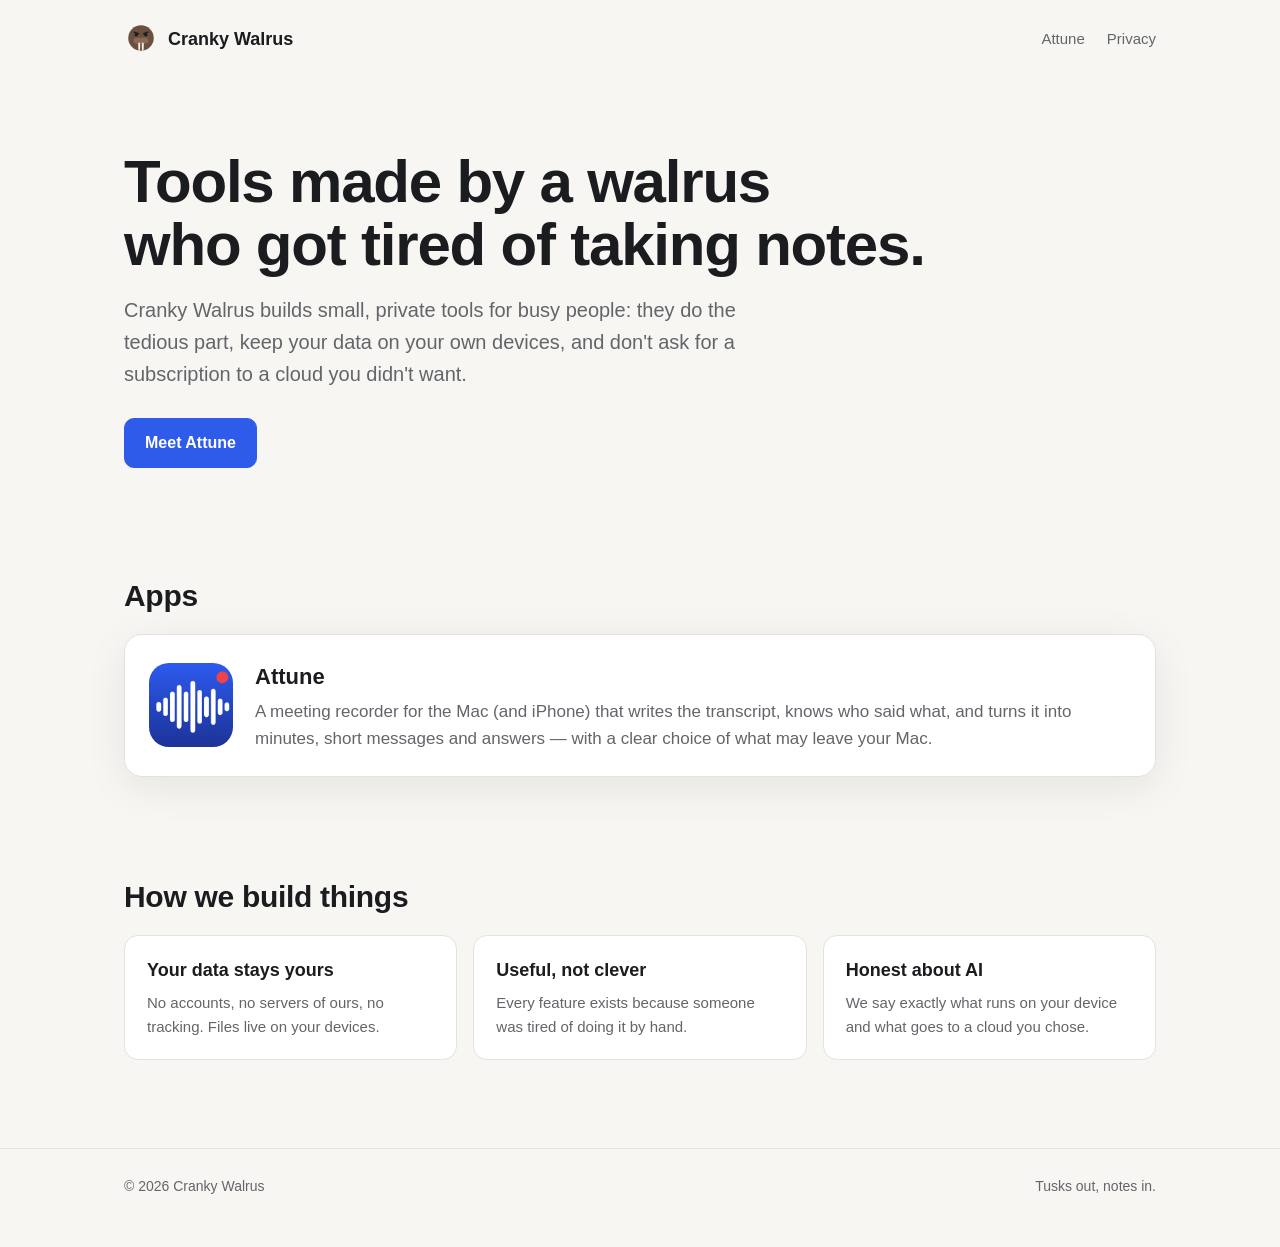
<file: index.html>
<!doctype html>
<html lang="en">
<head>
<meta charset="utf-8">
<meta name="viewport" content="width=device-width, initial-scale=1">
<title>Cranky Walrus</title>
<meta name="description" content="Small, private tools for people who'd rather not take notes. Home of Attune.">
<link rel="icon" href="/walrus.svg" type="image/svg+xml">
<link rel="stylesheet" href="/style.css">
</head>
<body>
<div class="wrap">
  <header class="top">
    <a class="logo" href="/"><img src="/walrus.svg" alt="" width="34" height="34">Cranky Walrus</a>
    <nav><a href="/attune/">Attune</a><a href="/attune/privacy/">Privacy</a></nav>
  </header>

  <div class="hero">
    <h1>Tools made by a walrus<br>who got tired of taking notes.</h1>
    <p>Cranky Walrus builds small, private tools for busy people: they do the tedious part, keep your data on your own
      devices, and don't ask for a subscription to a cloud you didn't want.</p>
    <div class="btns"><a class="btn primary" href="/attune/">Meet Attune</a></div>
  </div>

  <section>
    <h2>Apps</h2>
    <a class="app-card" href="/attune/">
      <img src="/attune/img/icon.png" alt="Attune icon">
      <div><h3>Attune</h3><p>A meeting recorder for the Mac (and iPhone) that writes the transcript, knows who said what,
        and turns it into minutes, short messages and answers — with a clear choice of what may leave your Mac.</p></div>
    </a>
  </section>

  <section>
    <h2>How we build things</h2>
    <div class="grid">
      <div class="card"><h3>Your data stays yours</h3><p>No accounts, no servers of ours, no tracking. Files live on your devices.</p></div>
      <div class="card"><h3>Useful, not clever</h3><p>Every feature exists because someone was tired of doing it by hand.</p></div>
      <div class="card"><h3>Honest about AI</h3><p>We say exactly what runs on your device and what goes to a cloud you chose.</p></div>
    </div>
  </section>
</div>
<footer><div class="wrap"><span>© 2026 Cranky Walrus</span><span>Tusks out, notes in.</span></div></footer>
</body>
</html>
</file>
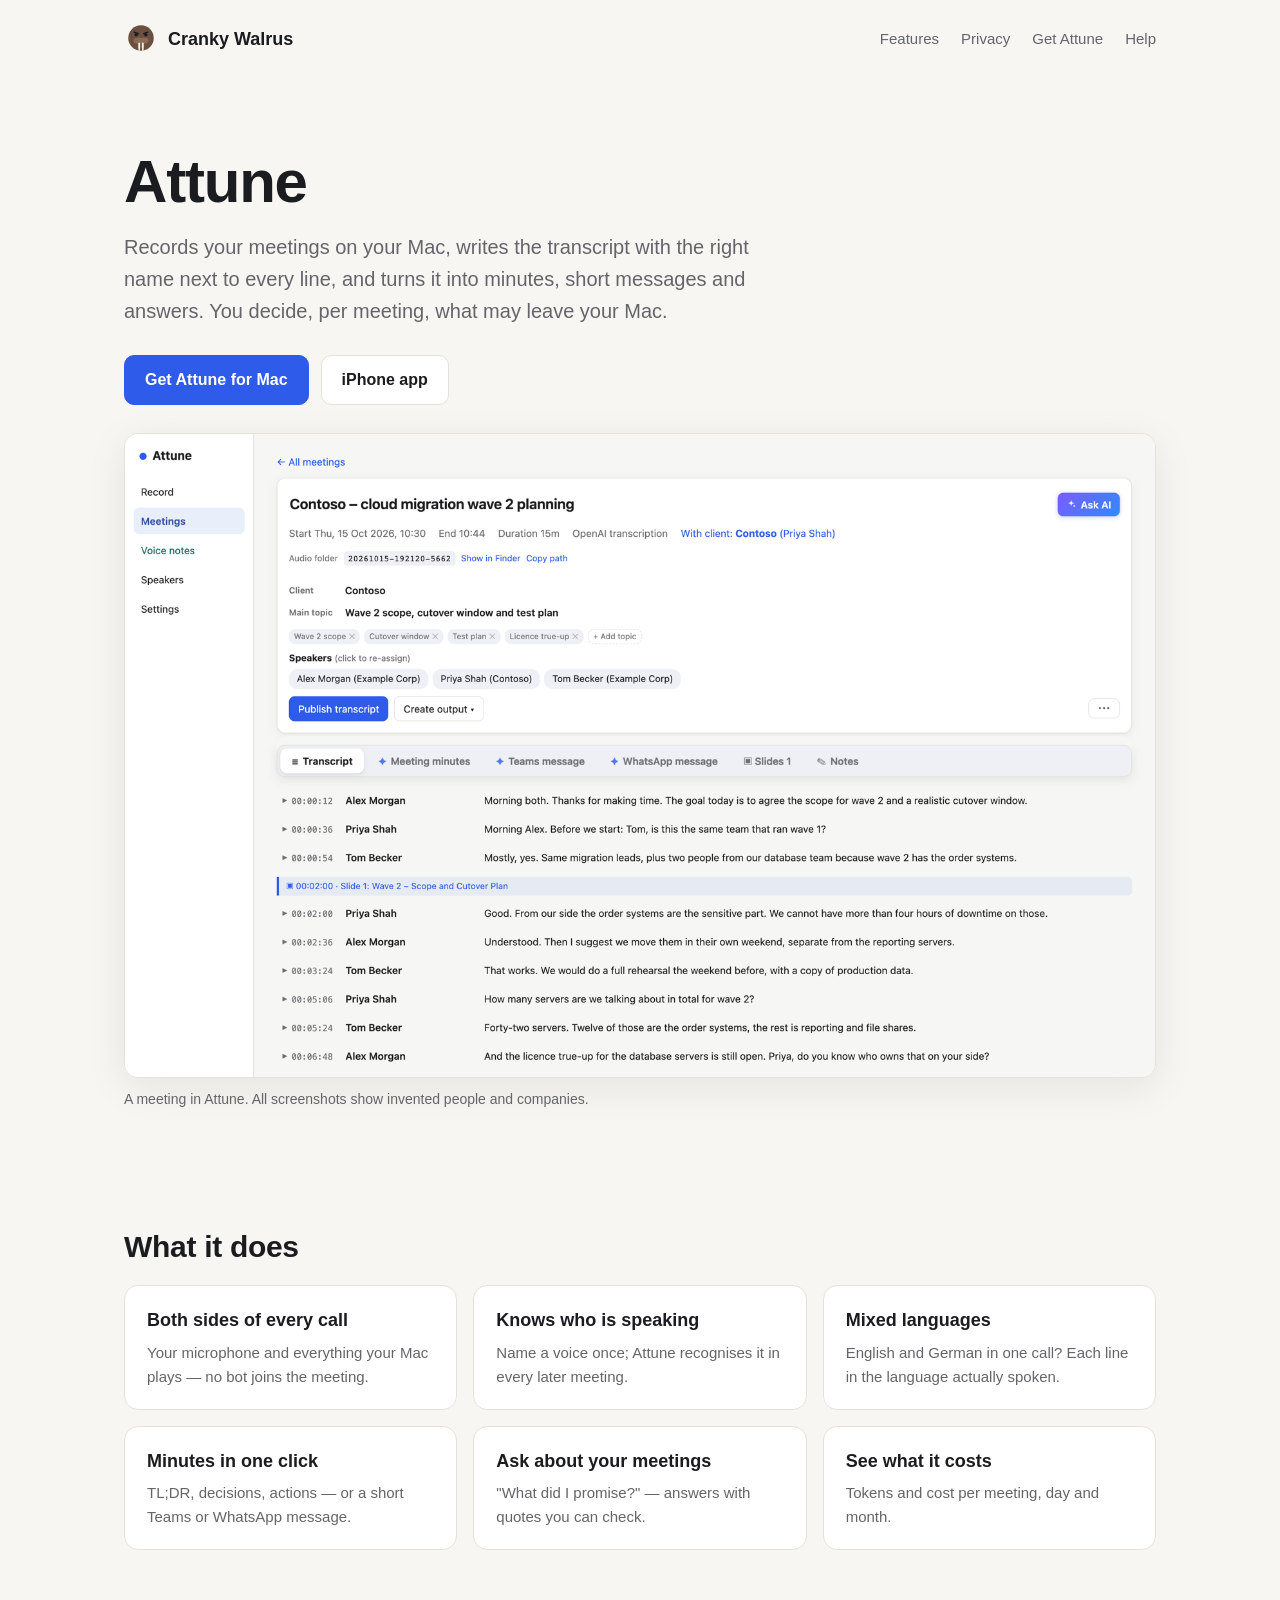
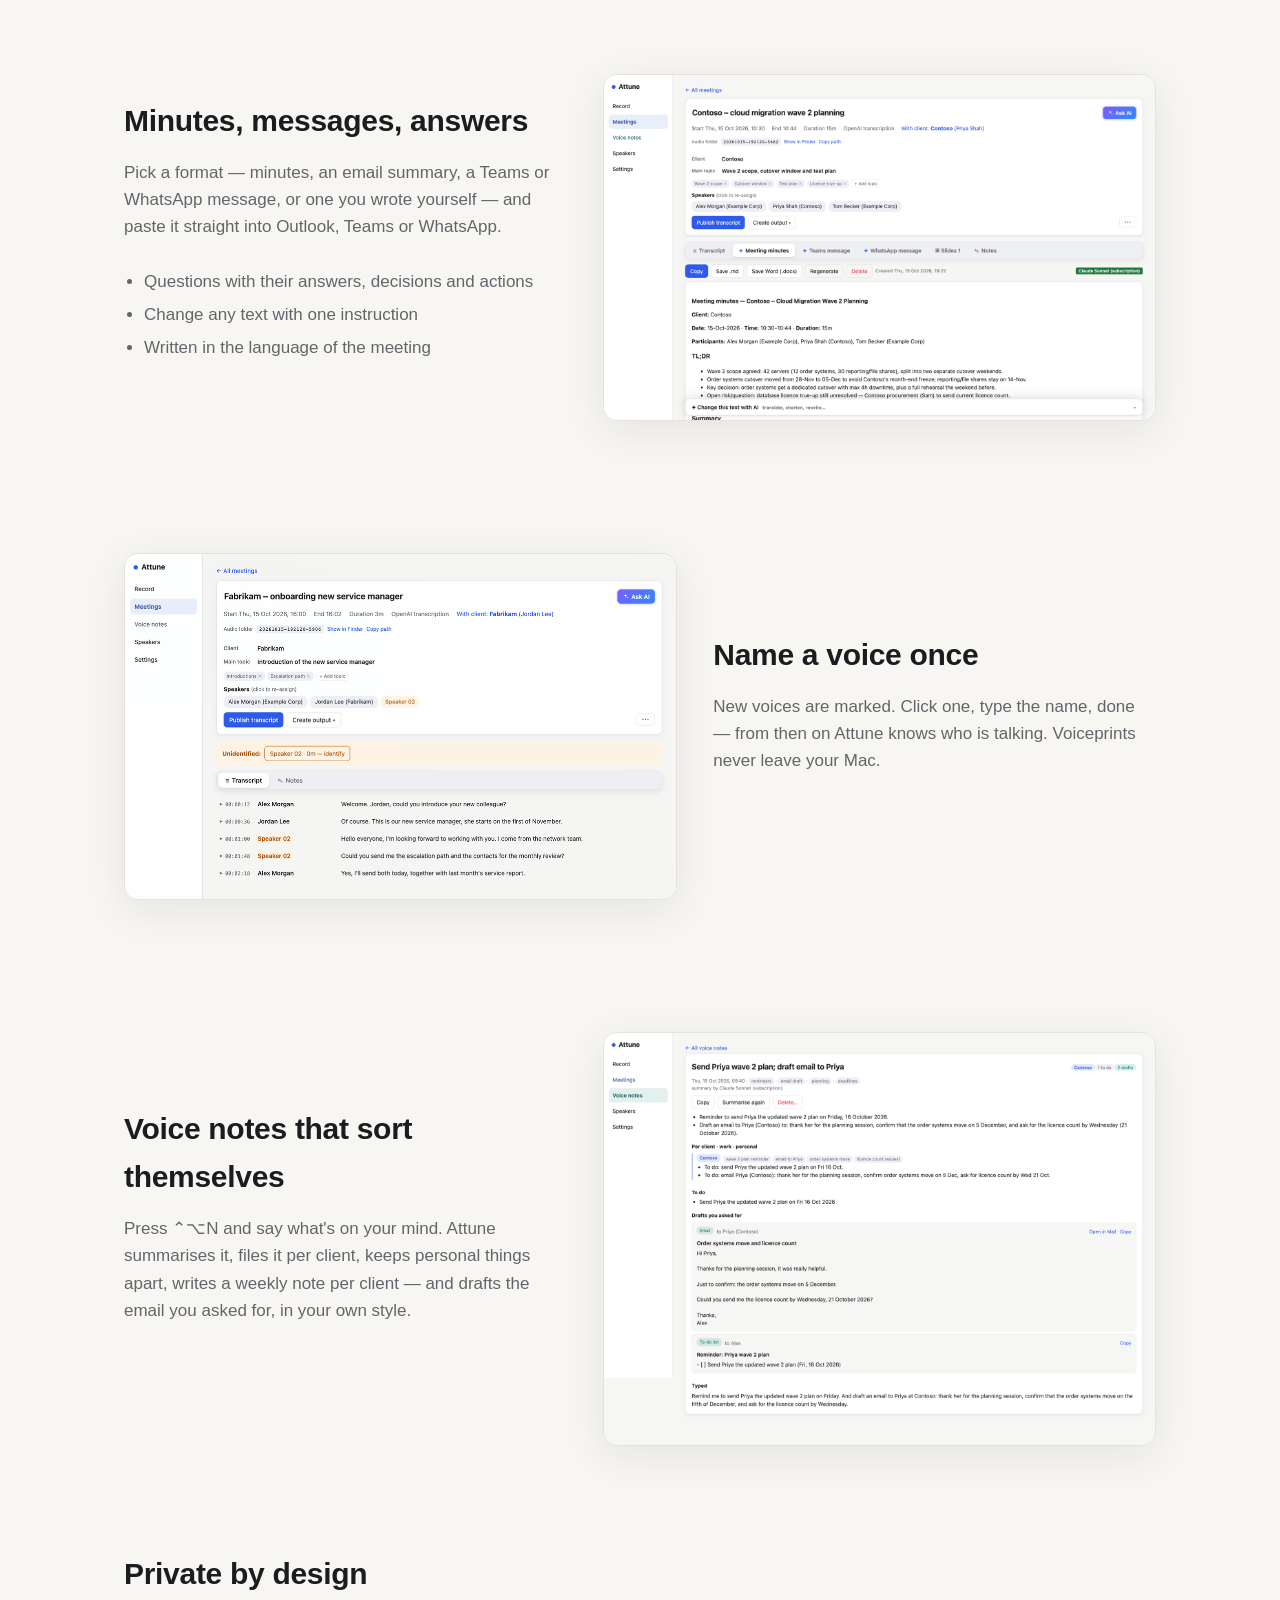
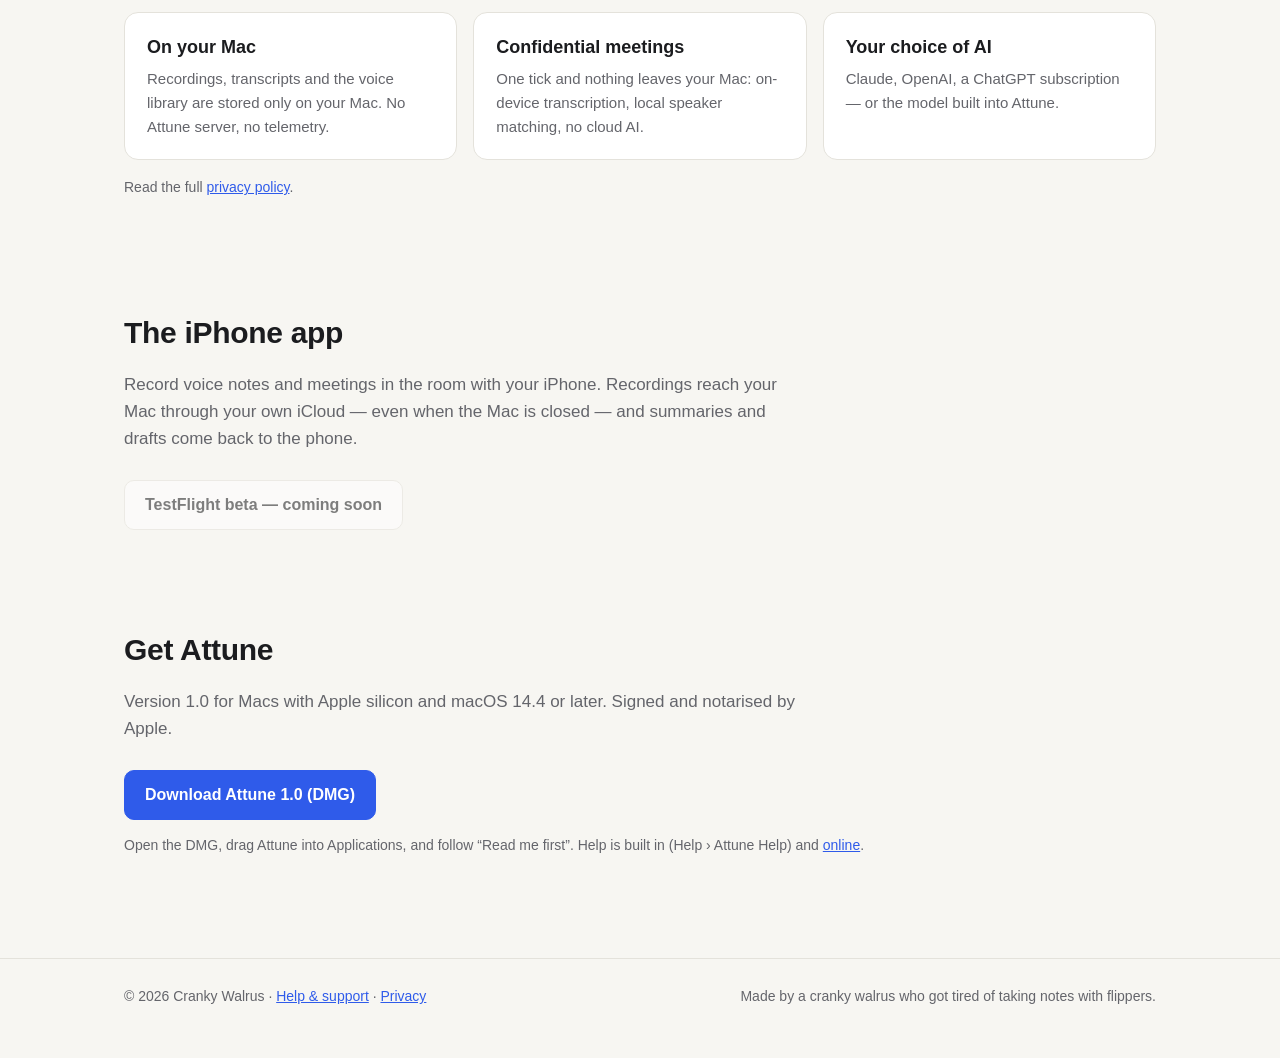
<file: attune/index.html>
<!doctype html>
<html lang="en">
<head>
<meta charset="utf-8">
<meta name="viewport" content="width=device-width, initial-scale=1">
<title>Attune — meeting recorder for the Mac</title>
<meta name="description" content="Attune records your meetings on your Mac, knows who is speaking, and writes minutes, Teams and WhatsApp messages. You decide what leaves your Mac.">
<link rel="icon" href="/attune/img/icon.png">
<link rel="stylesheet" href="/style.css">
</head>
<body>
<div class="wrap">
  <header class="top">
    <a class="logo" href="/"><img src="/walrus.svg" alt="" width="34" height="34">Cranky Walrus</a>
    <nav><a href="#features">Features</a><a href="#privacy">Privacy</a><a href="#get">Get Attune</a><a href="/attune/help/">Help</a></nav>
  </header>

  <div class="hero">
    <h1>Attune</h1>
    <p>Records your meetings on your Mac, writes the transcript with the right name next to every line, and turns it into
      minutes, short messages and answers. You decide, per meeting, what may leave your Mac.</p>
    <div class="btns"><a class="btn primary" href="#get">Get Attune for Mac</a><a class="btn" href="#iphone">iPhone app</a></div>
    <figure class="shot"><img src="img/meeting.png" alt="A meeting in Attune: transcript with named speakers">
      <figcaption>A meeting in Attune. All screenshots show invented people and companies.</figcaption></figure>
  </div>

  <section id="features">
    <h2>What it does</h2>
    <div class="grid">
      <div class="card"><h3>Both sides of every call</h3><p>Your microphone and everything your Mac plays — no bot joins the meeting.</p></div>
      <div class="card"><h3>Knows who is speaking</h3><p>Name a voice once; Attune recognises it in every later meeting.</p></div>
      <div class="card"><h3>Mixed languages</h3><p>English and German in one call? Each line in the language actually spoken.</p></div>
      <div class="card"><h3>Minutes in one click</h3><p>TL;DR, decisions, actions — or a short Teams or WhatsApp message.</p></div>
      <div class="card"><h3>Ask about your meetings</h3><p>"What did I promise?" — answers with quotes you can check.</p></div>
      <div class="card"><h3>See what it costs</h3><p>Tokens and cost per meeting, day and month.</p></div>
    </div>
  </section>

  <section>
    <div class="split">
      <div><h2>Minutes, messages, answers</h2>
        <p class="lead">Pick a format — minutes, an email summary, a Teams or WhatsApp message, or one you wrote yourself —
          and paste it straight into Outlook, Teams or WhatsApp.</p>
        <ul><li>Questions with their answers, decisions and actions</li><li>Change any text with one instruction</li><li>Written in the language of the meeting</li></ul></div>
      <figure class="shot"><img src="img/minutes.png" alt="Meeting minutes"></figure>
    </div>
  </section>

  <section>
    <div class="split rev">
      <div><h2>Name a voice once</h2>
        <p class="lead">New voices are marked. Click one, type the name, done — from then on Attune knows who is talking.
          Voiceprints never leave your Mac.</p></div>
      <figure class="shot"><img src="img/name-a-voice.gif" alt="Naming a voice (animation)"></figure>
    </div>
  </section>

  <section>
    <div class="split">
      <div><h2>Voice notes that sort themselves</h2>
        <p class="lead">Press ⌃⌥N and say what's on your mind. Attune summarises it, files it per client, keeps personal
          things apart, writes a weekly note per client — and drafts the email you asked for, in your own style.</p></div>
      <figure class="shot"><img src="img/voice-note-drafts.png" alt="A voice note with an email draft"></figure>
    </div>
  </section>

  <section id="privacy">
    <h2>Private by design</h2>
    <div class="grid">
      <div class="card"><h3>On your Mac</h3><p>Recordings, transcripts and the voice library are stored only on your Mac. No Attune server, no telemetry.</p></div>
      <div class="card"><h3>Confidential meetings</h3><p>One tick and nothing leaves your Mac: on-device transcription, local speaker matching, no cloud AI.</p></div>
      <div class="card"><h3>Your choice of AI</h3><p>Claude, OpenAI, a ChatGPT subscription — or the model built into Attune.</p></div>
    </div>
    <p class="note" style="margin-top:16px">Read the full <a href="/attune/privacy/">privacy policy</a>.</p>
  </section>

  <section id="iphone">
    <h2>The iPhone app</h2>
    <p class="lead">Record voice notes and meetings in the room with your iPhone. Recordings reach your Mac through your own
      iCloud — even when the Mac is closed — and summaries and drafts come back to the phone.</p>
    <div class="btns"><span class="btn soon">TestFlight beta — coming soon</span></div>
  </section>

  <section id="get">
    <h2>Get Attune</h2>
    <p class="lead">Version 1.0 for Macs with Apple silicon and macOS 14.4 or later. Signed and notarised by Apple.</p>
    <div class="btns"><a class="btn primary" href="#" id="download">Download Attune 1.0 (DMG)</a></div>
    <p class="note">Open the DMG, drag Attune into Applications, and follow “Read me first”. Help is built in (Help › Attune Help) and <a href="/attune/help/">online</a>.</p>
  </section>
</div>
<footer><div class="wrap"><span>© 2026 Cranky Walrus · <a href="/attune/help/">Help &amp; support</a> · <a href="/attune/privacy/">Privacy</a></span><span>Made by a cranky walrus who got tired of taking notes with flippers.</span></div></footer>
</body>
</html>
</file>
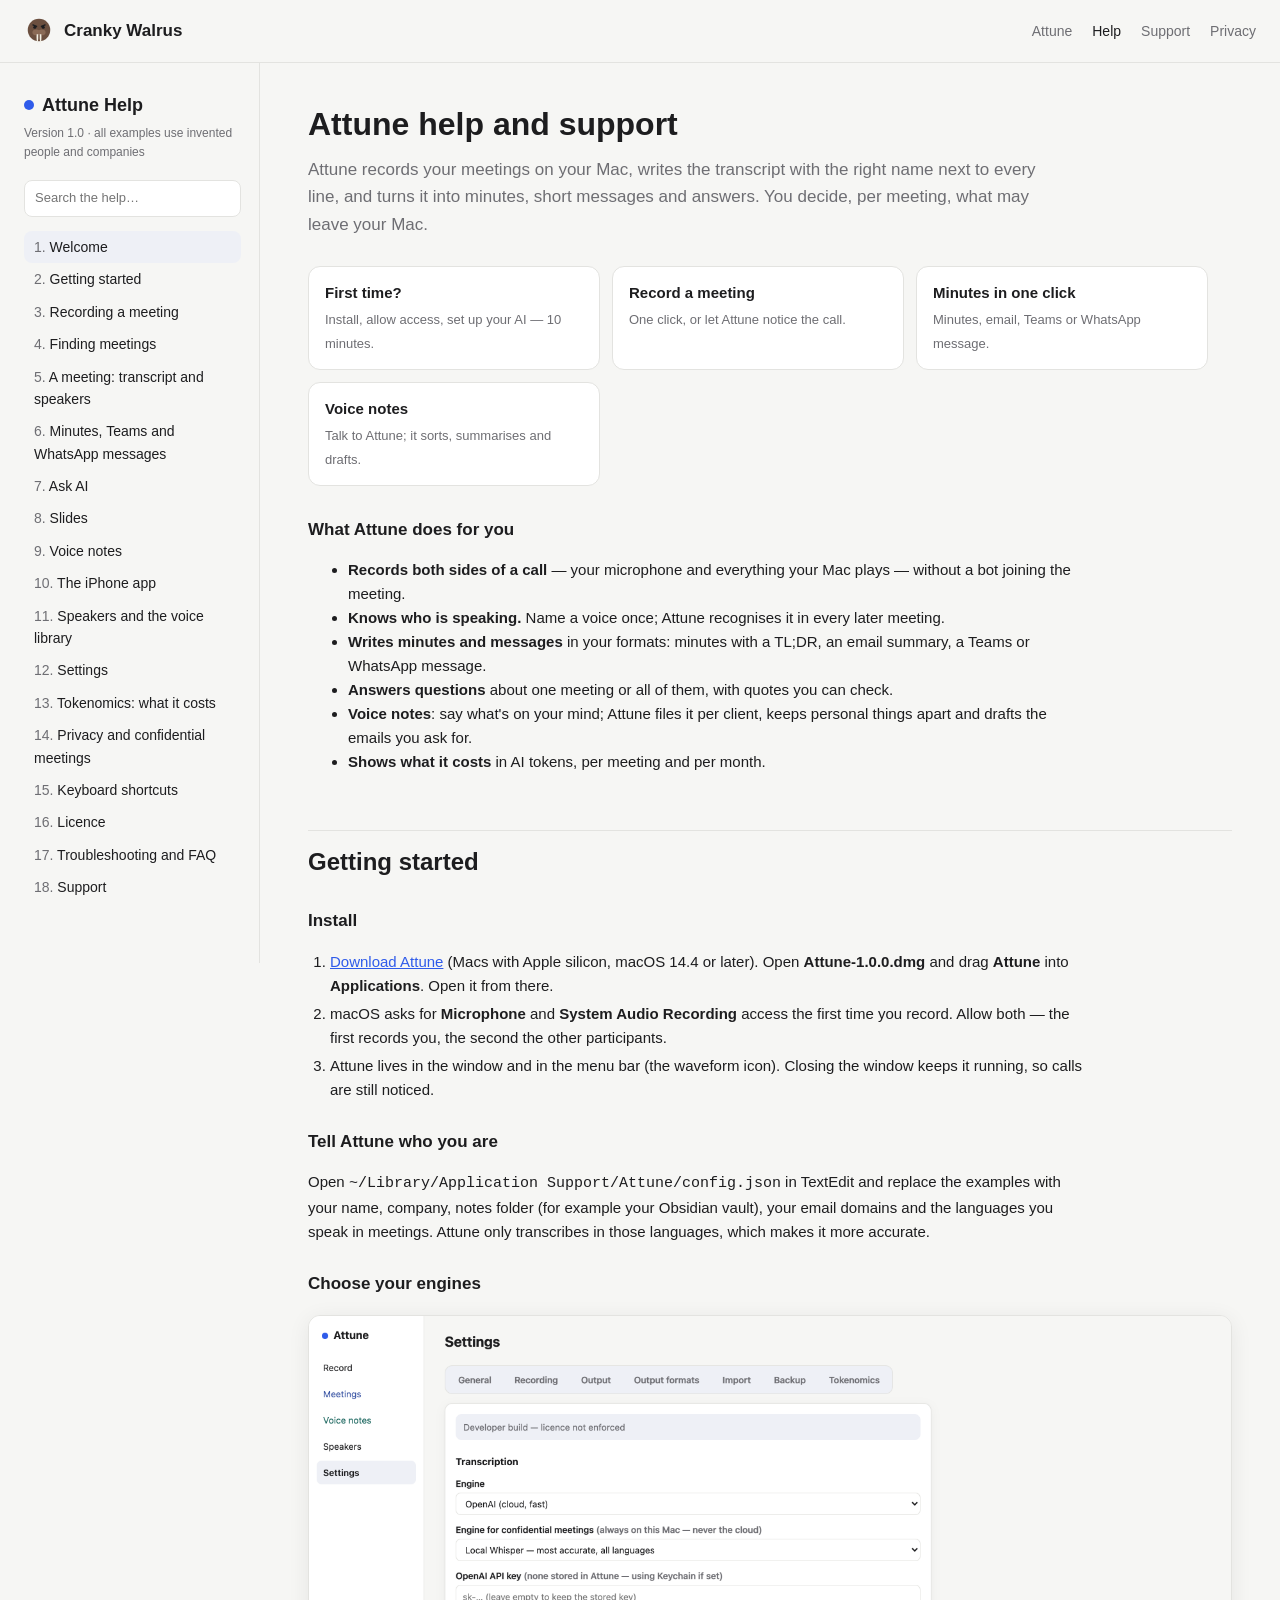
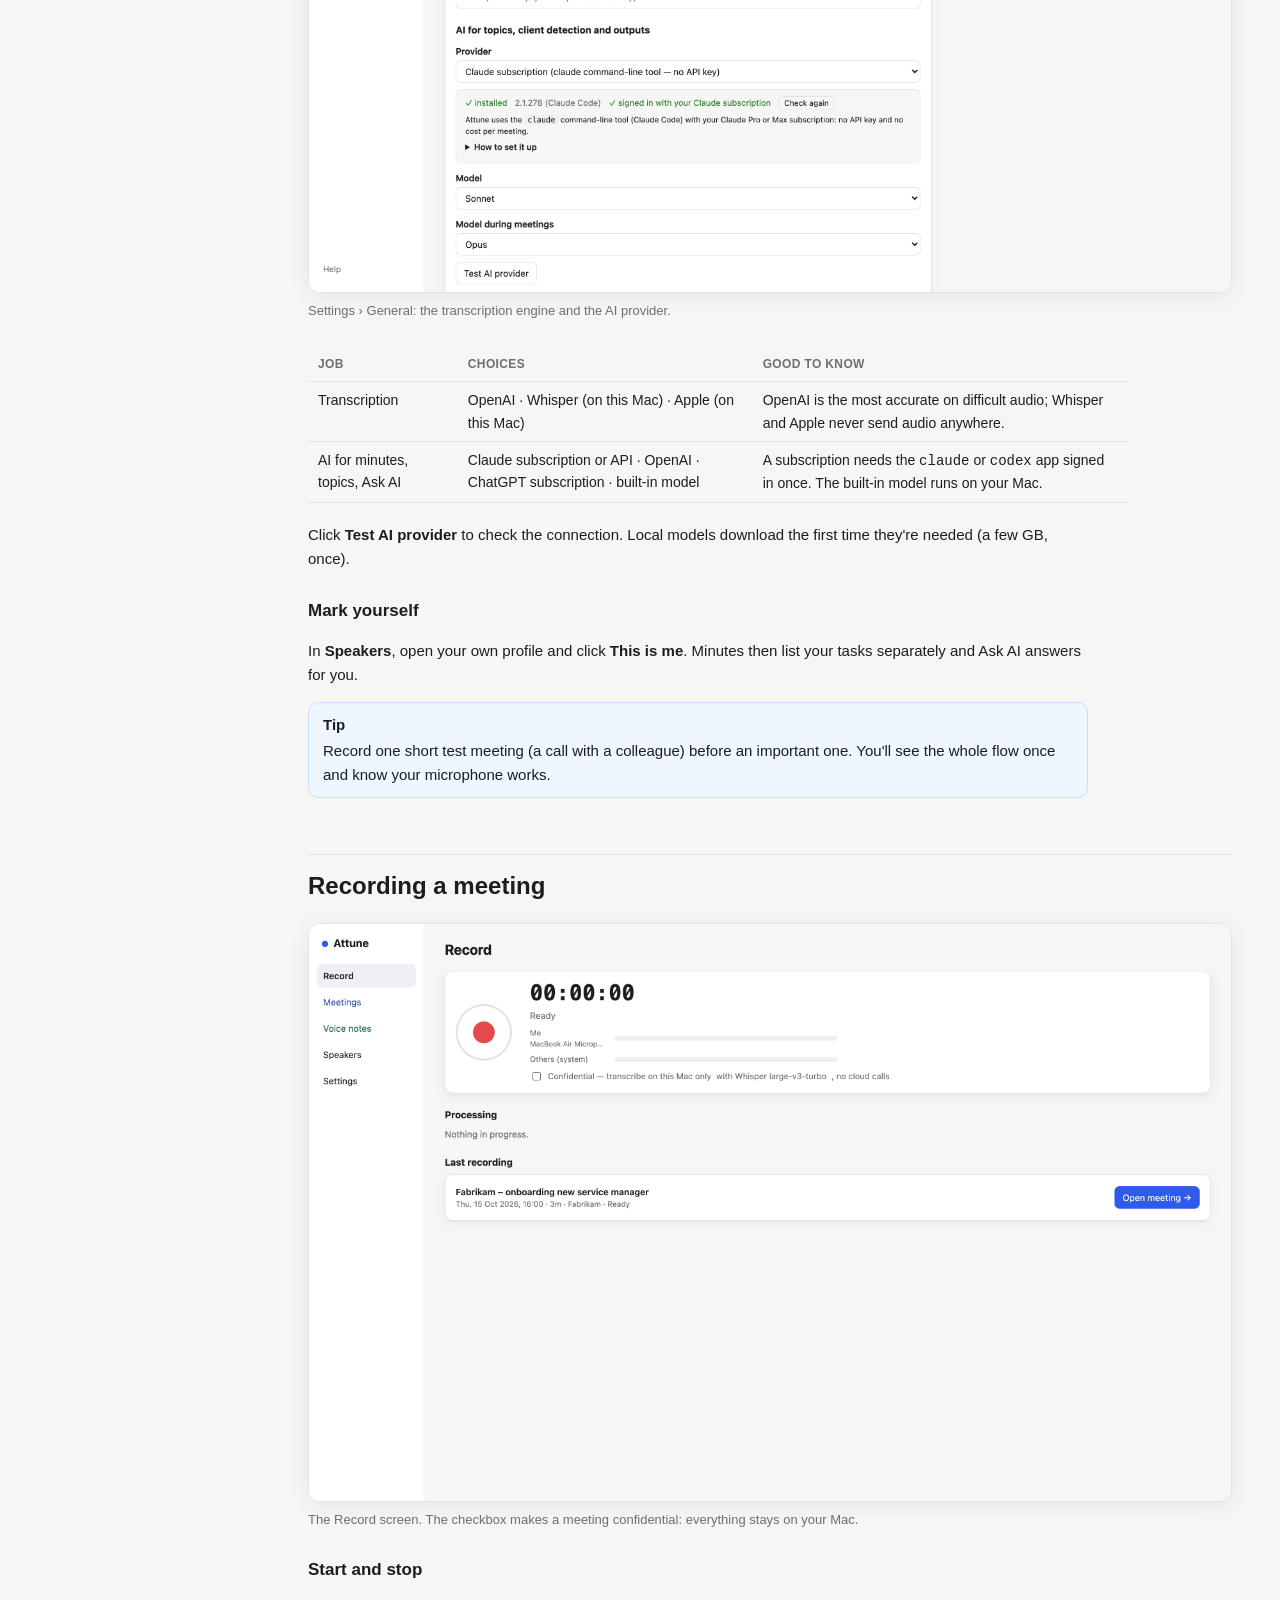
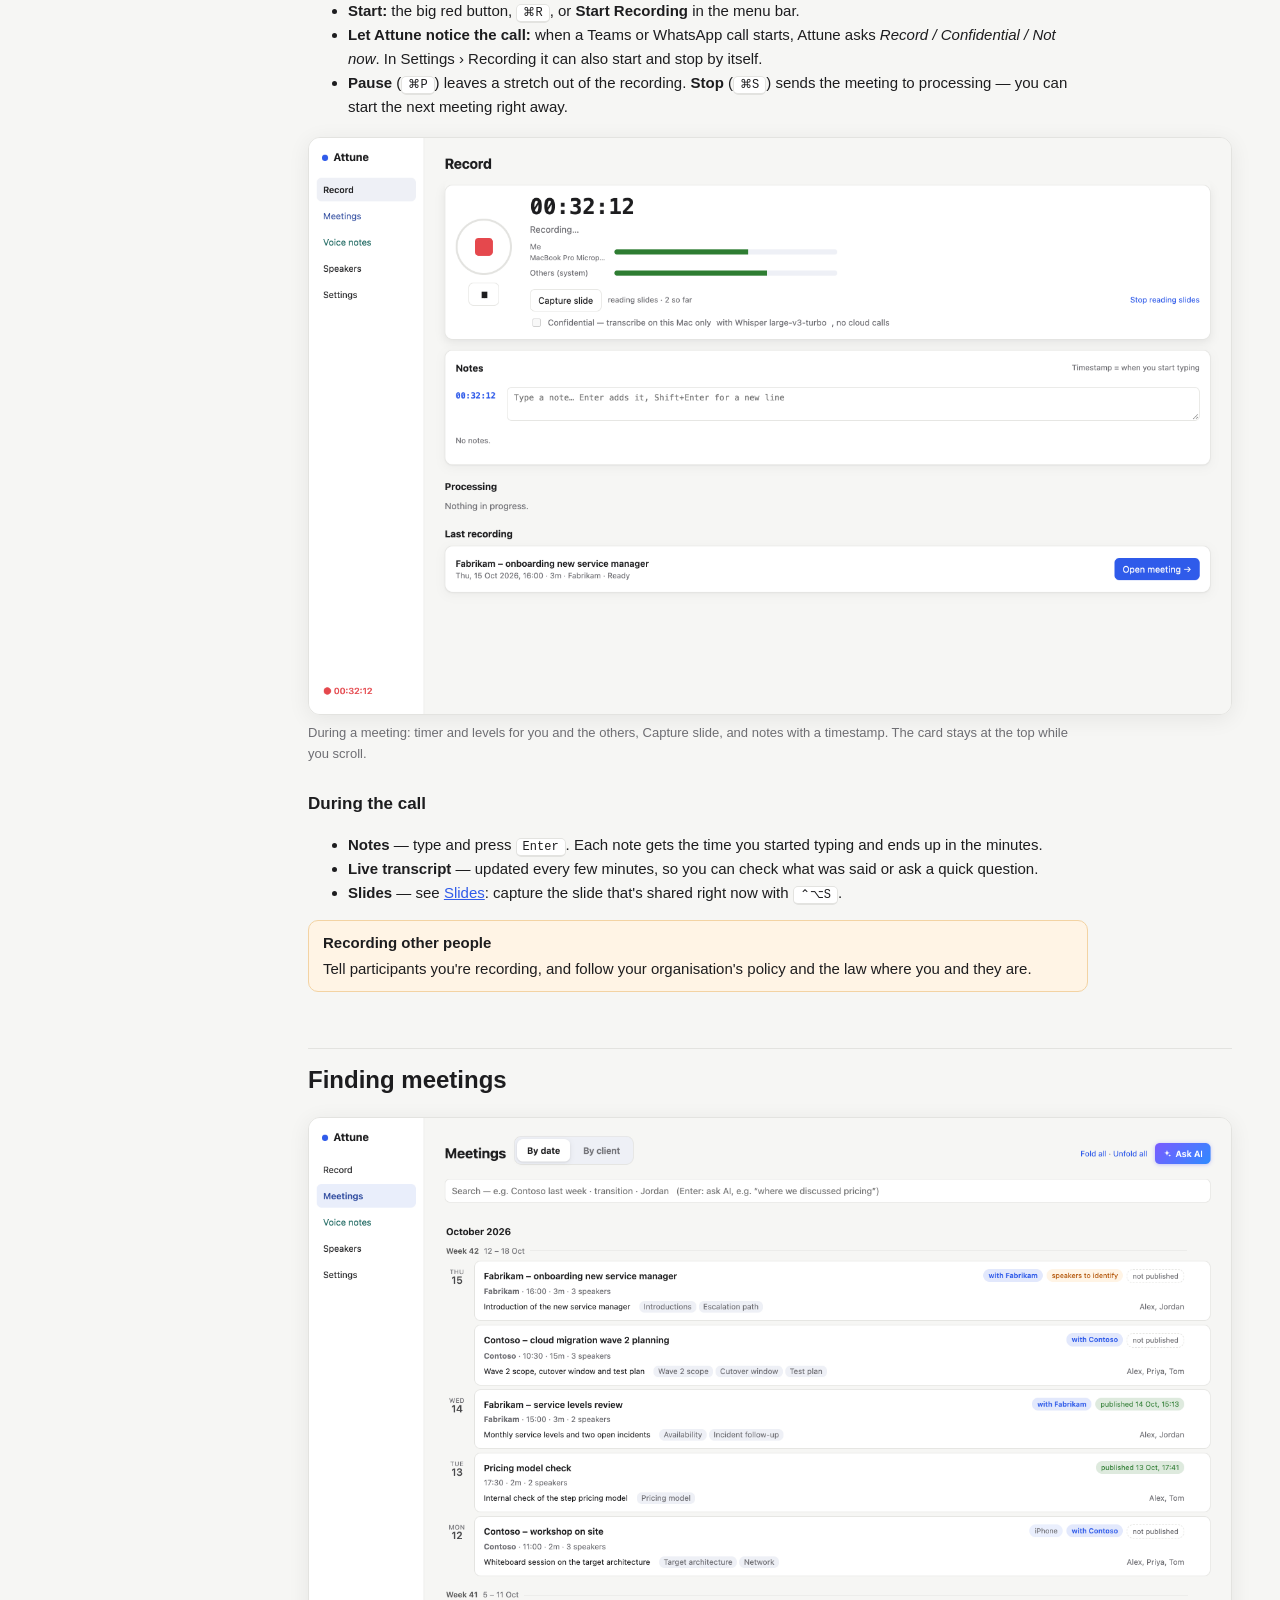
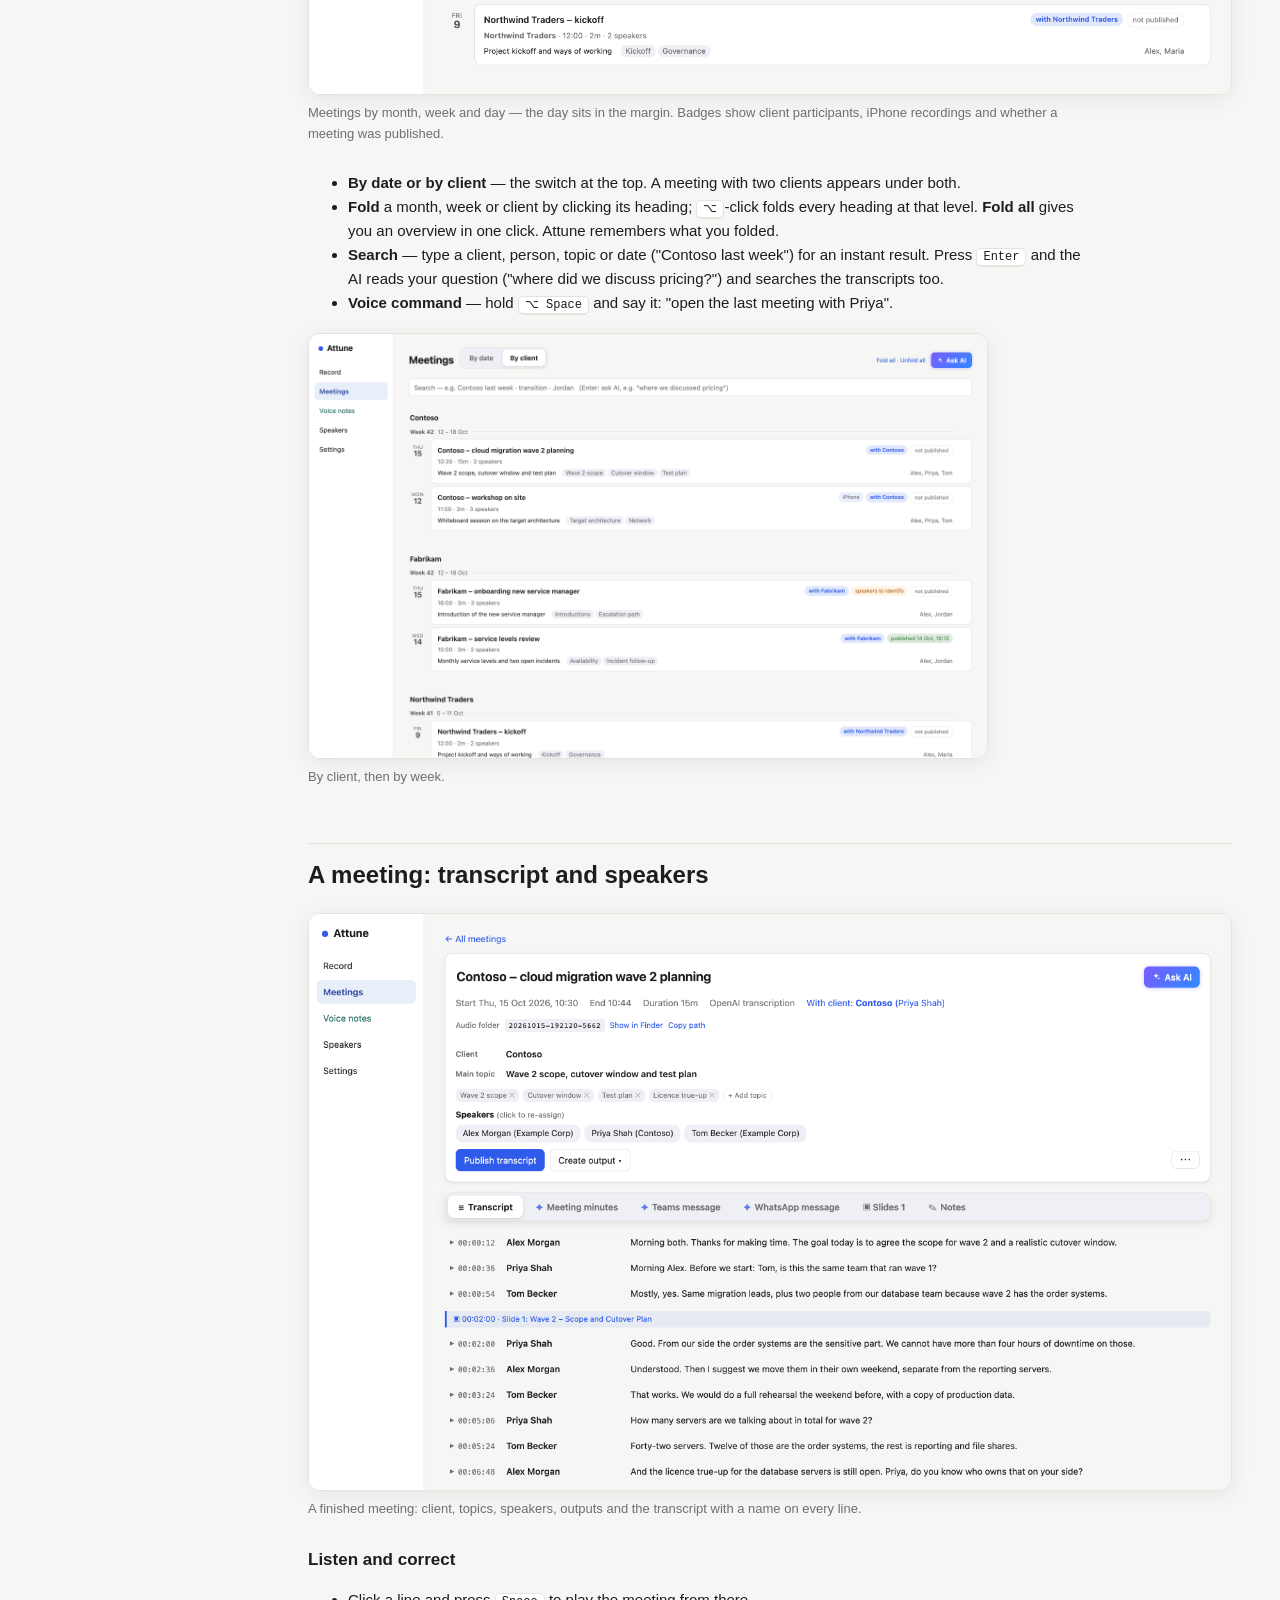
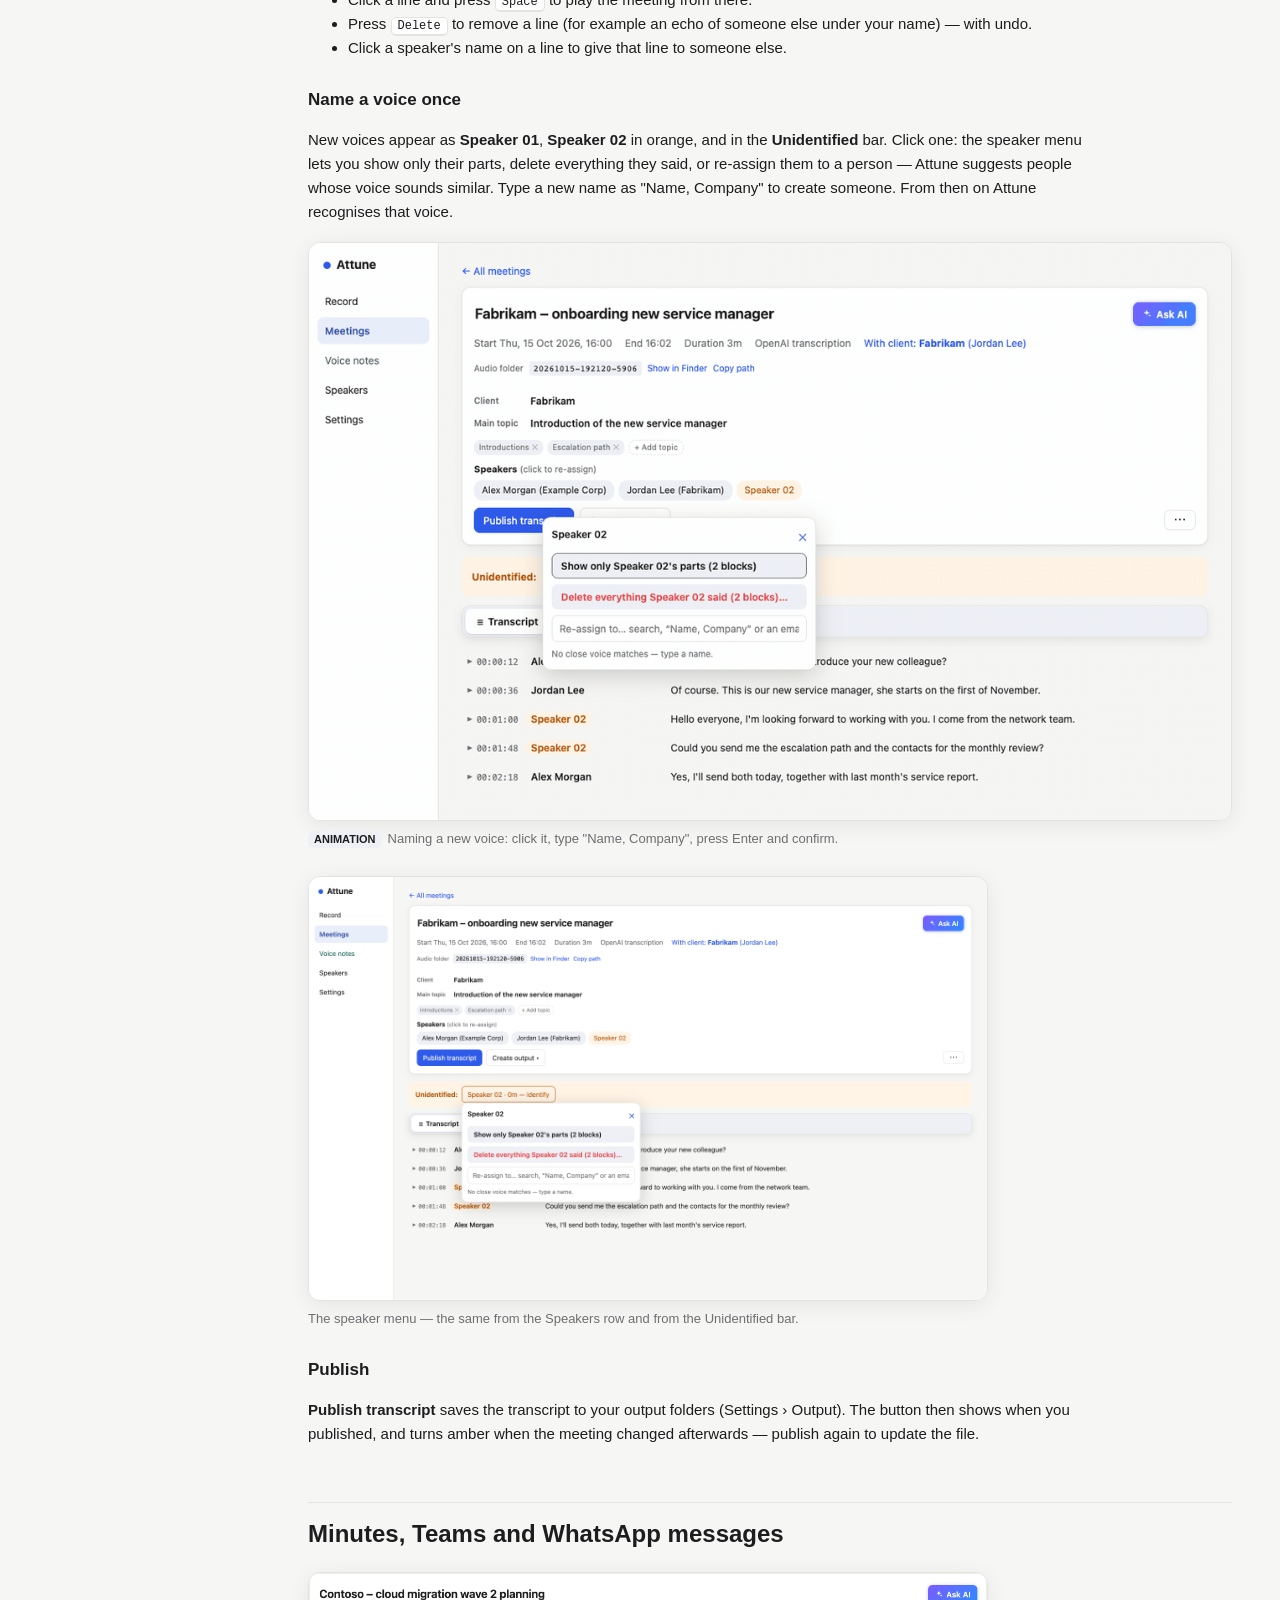
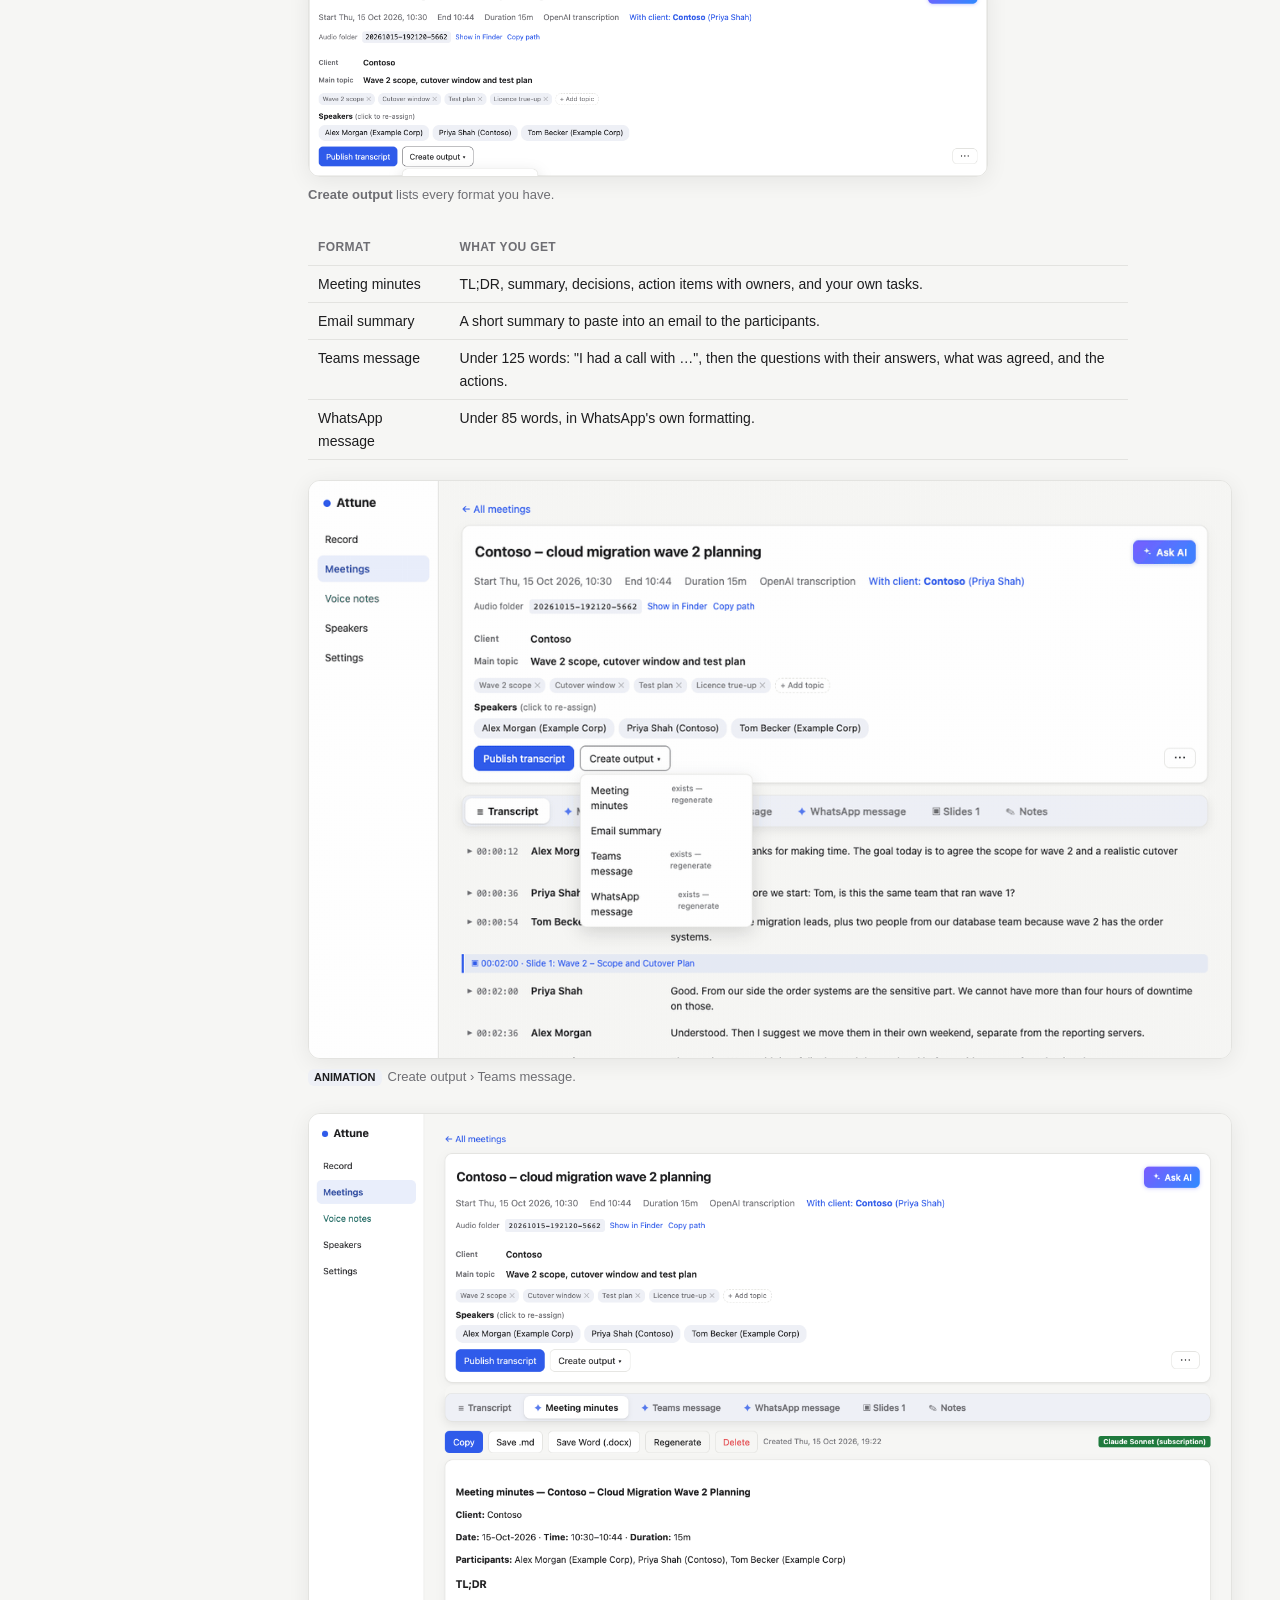
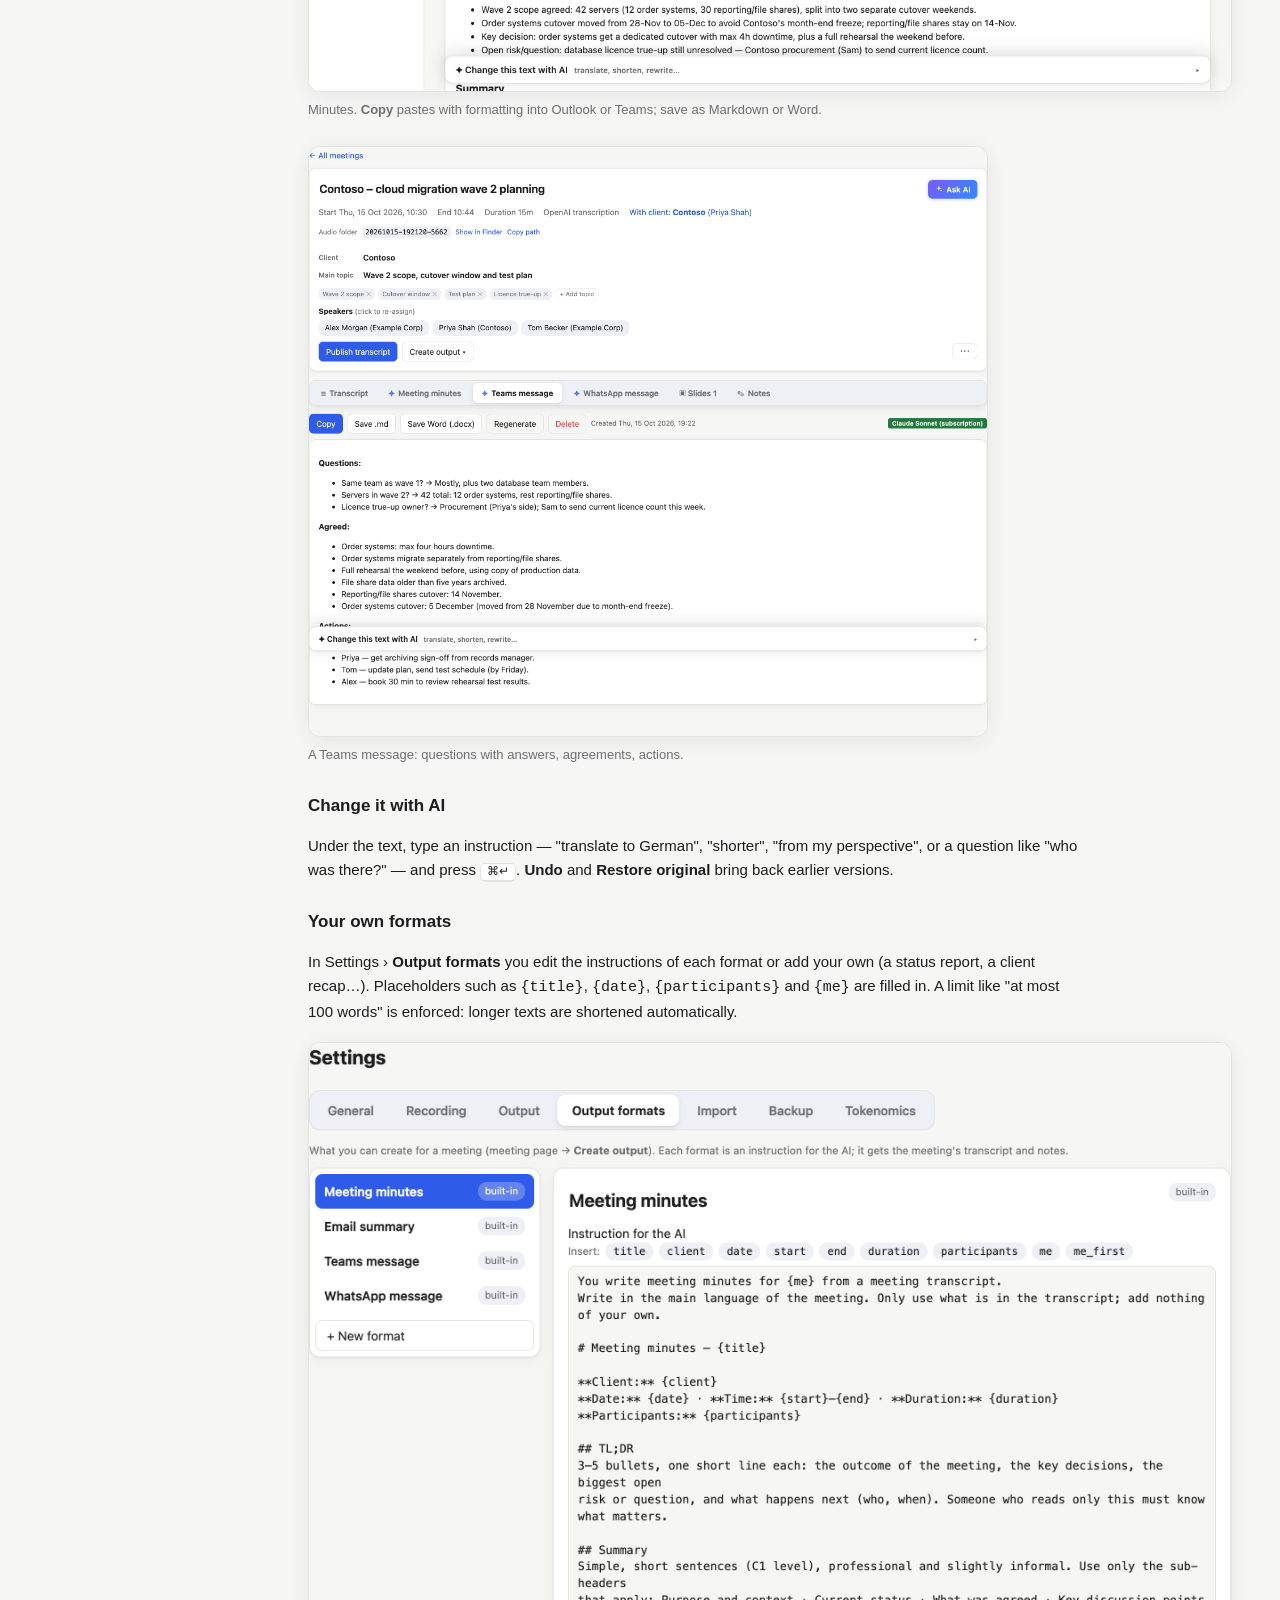
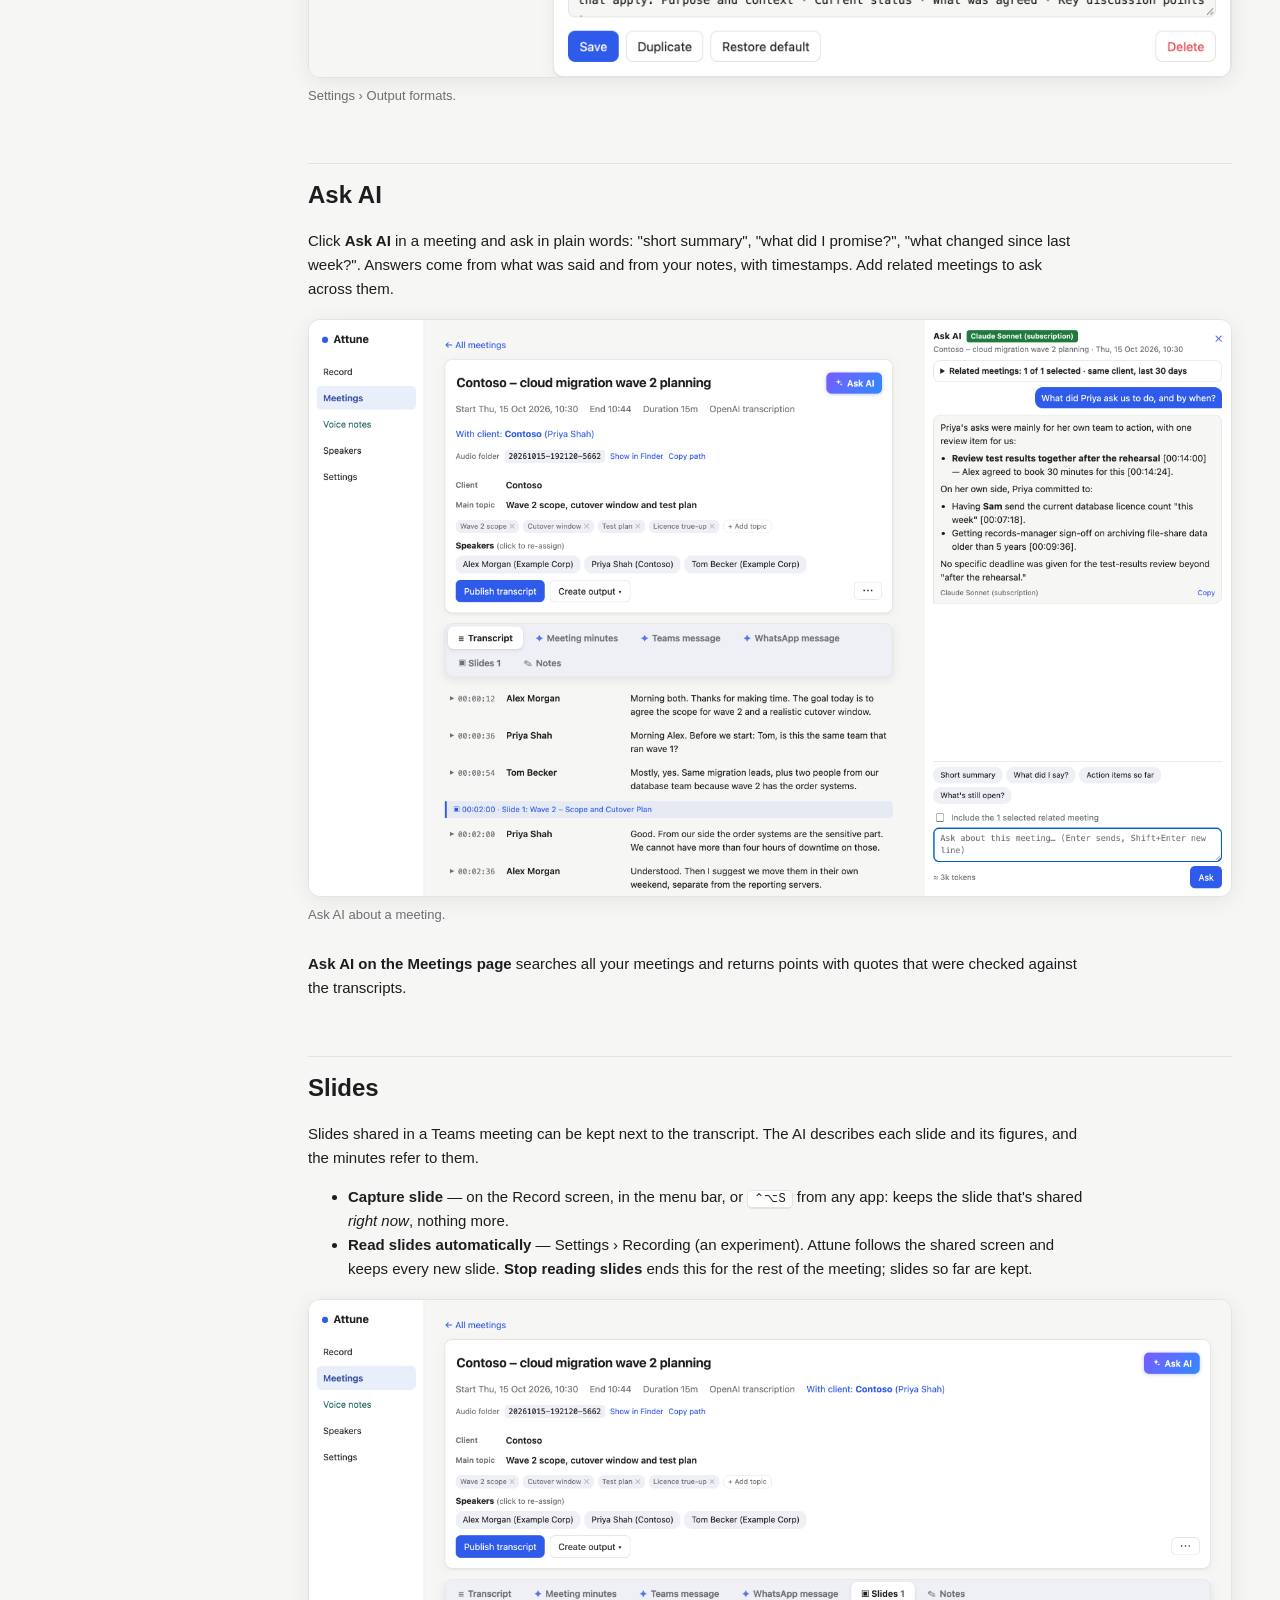
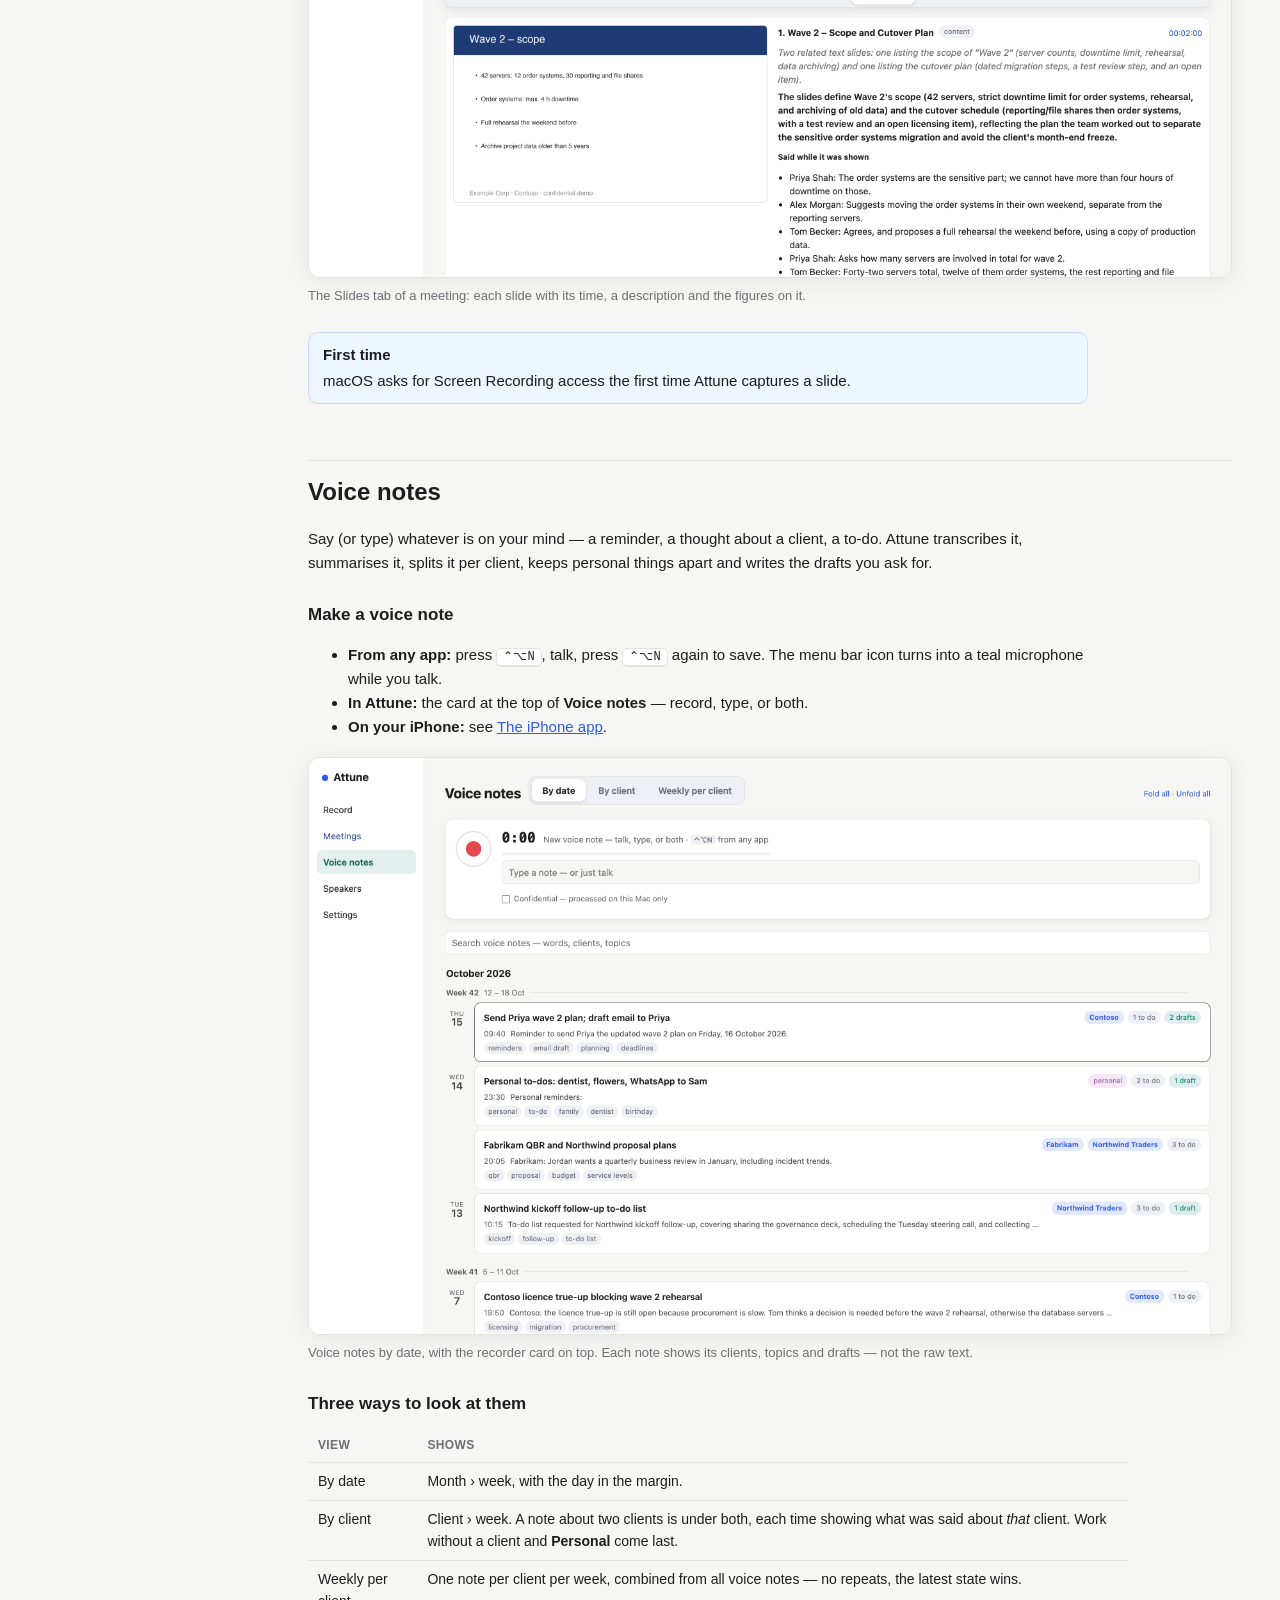
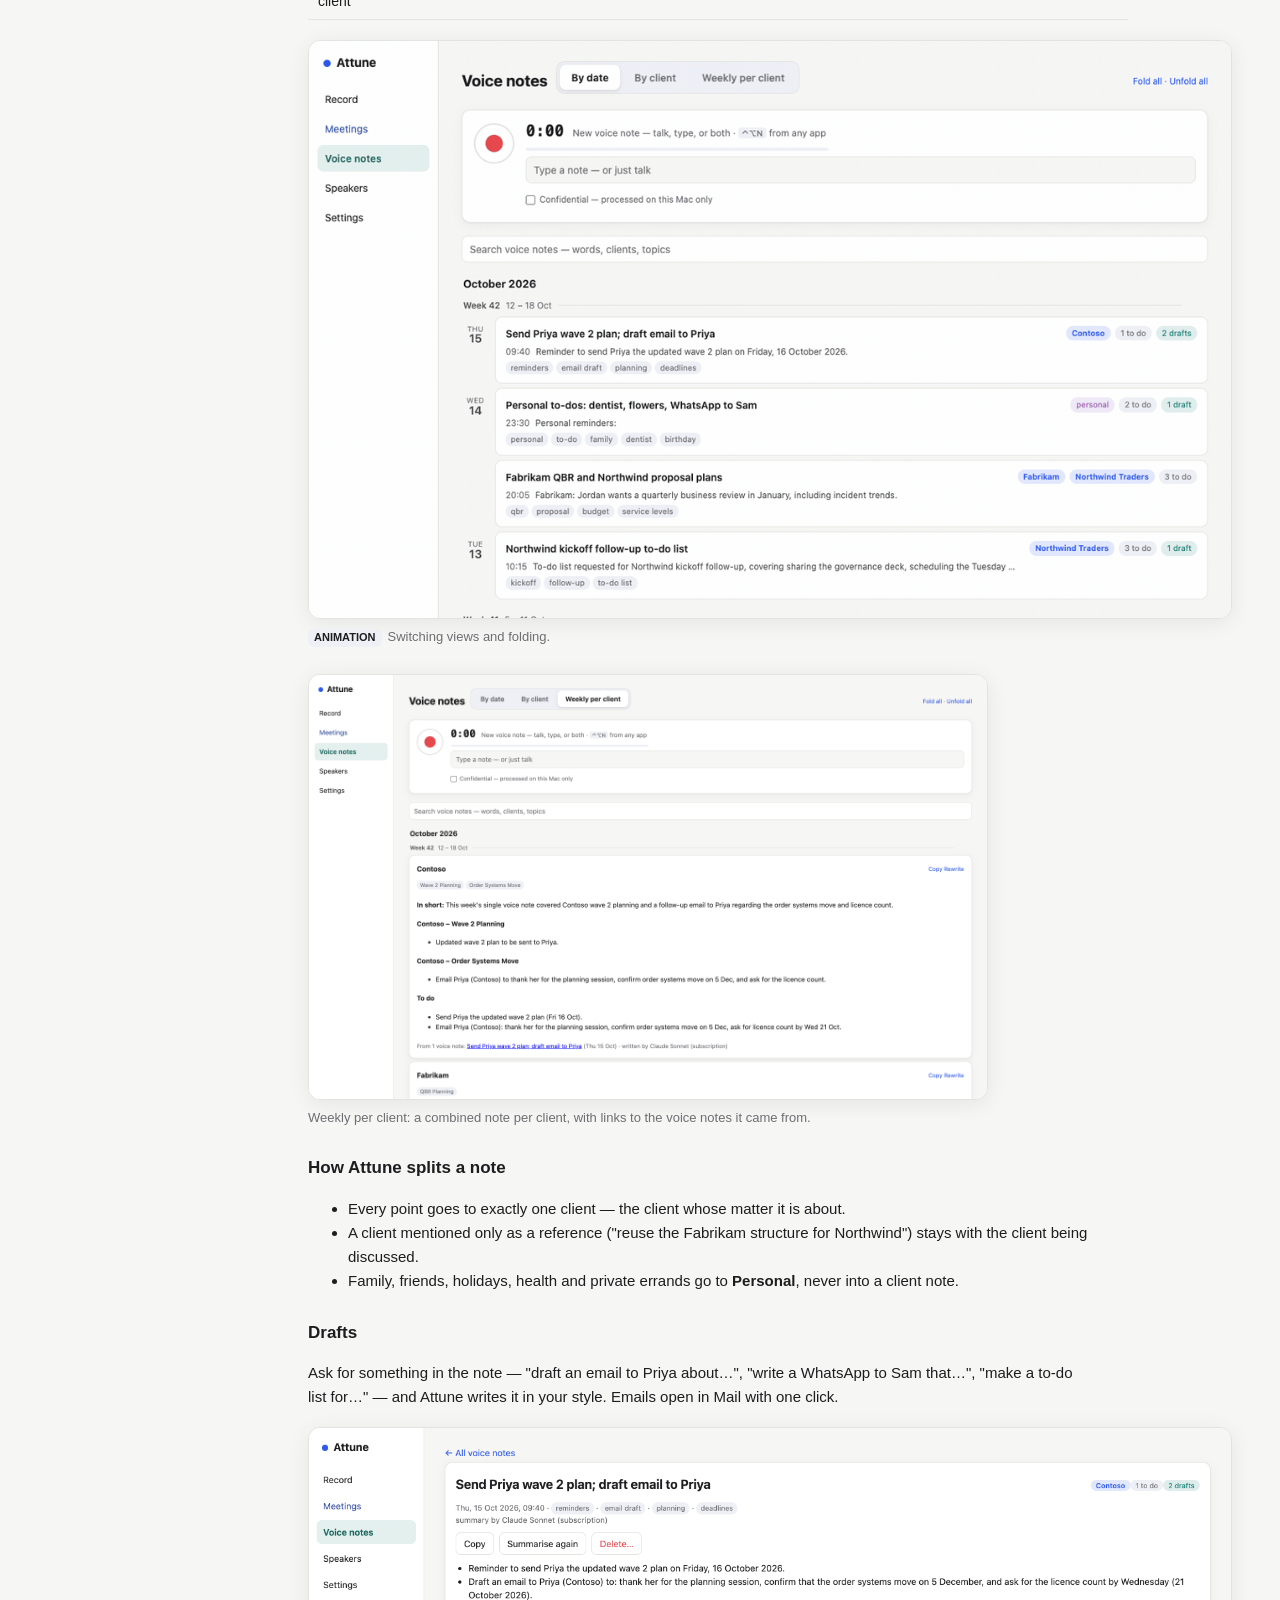
<file: attune/help/index.html>
<!doctype html>
<html lang="en">
<head>
<meta charset="utf-8">
<meta name="viewport" content="width=device-width, initial-scale=1">
<title>Attune help and support</title>
<meta name="description" content="How to use Attune for Mac and iPhone: recording, speakers, minutes, voice notes, settings, costs, and how to get support.">
<link rel="icon" href="/attune/img/icon.png">
<style>
:root {
  --bg: #f6f6f4; --panel: #ffffff; --ink: #1d1d1f; --muted: #6e6e73; --line: #e3e3e0; --accent: #2f5bea;
  --chip: #eef0f6; --tip: #eef6ff; --tip-line: #c9dcff; --warn: #fff4e5; --warn-line: #f3d3a3;
}
@media (prefers-color-scheme: dark) {
  :root { --bg: #151517; --panel: #1f1f22; --ink: #ececef; --muted: #9a9aa2; --line: #333338; --accent: #6d8dff;
    --chip: #2a2c35; --tip: #1c2638; --tip-line: #2e4166; --warn: #33291a; --warn-line: #5c4626; }
}
* { box-sizing: border-box; }
body { margin: 0; background: var(--bg); color: var(--ink); font: 15px/1.6 -apple-system, BlinkMacSystemFont, "Helvetica Neue", sans-serif; }
a { color: var(--accent); }
.layout { display: grid; grid-template-columns: 260px minmax(0, 1fr); max-width: 1280px; margin: 0 auto; }
nav { position: sticky; top: 0; height: 100vh; overflow: auto; padding: 28px 18px 40px 24px; border-right: 1px solid var(--line); }
nav .brand { font-weight: 700; font-size: 18px; display: flex; align-items: center; gap: 8px; margin-bottom: 4px; }
nav .brand::before { content: ""; width: 10px; height: 10px; border-radius: 50%; background: var(--accent); }
nav .ver { color: var(--muted); font-size: 12px; margin-bottom: 18px; }
nav ol { list-style: none; padding: 0; margin: 0; counter-reset: ch; }
nav li { counter-increment: ch; }
nav li a { display: block; padding: 5px 10px; border-radius: 8px; color: var(--ink); text-decoration: none; font-size: 14px; }
nav li a::before { content: counter(ch) ". "; color: var(--muted); }
nav li a:hover, nav li a.on { background: var(--chip); }
nav input { width: 100%; padding: 7px 10px; border: 1px solid var(--line); border-radius: 8px; background: var(--panel); color: var(--ink);
  font: inherit; font-size: 13px; margin-bottom: 14px; }
main { padding: 36px 48px 120px; min-width: 0; }
h1 { font-size: 32px; margin: 0 0 6px; }
.lead { font-size: 17px; color: var(--muted); margin: 0 0 28px; max-width: 760px; }
section { margin: 0 0 56px; scroll-margin-top: 20px; }
h2 { font-size: 24px; margin: 0 0 12px; padding-top: 12px; border-top: 1px solid var(--line); }
h3 { font-size: 17px; margin: 26px 0 8px; }
p, ul, ol.steps { max-width: 780px; }
ol.steps { padding-left: 22px; } ol.steps li { margin: 4px 0; }
figure { margin: 18px 0 26px; }
figure img { display: block; max-width: 100%; border: 1px solid var(--line); border-radius: 12px; box-shadow: 0 4px 22px rgba(0,0,0,.07); }
figure.half img { max-width: 680px; }
figcaption { color: var(--muted); font-size: 13px; margin-top: 8px; max-width: 780px; }
.k-close { color: #d9822b; } .k-bad { color: #d64545; }
figcaption .anim { display: inline-block; font-size: 11px; font-weight: 600; background: var(--chip); border-radius: 6px; padding: 0 6px; margin-right: 6px; color: var(--ink); }
kbd { font: 12px ui-monospace, Menlo, monospace; background: var(--panel); border: 1px solid var(--line); border-bottom-width: 2px; border-radius: 5px; padding: 1px 6px; }
.tip, .note { max-width: 780px; border: 1px solid var(--tip-line); background: var(--tip); border-radius: 10px; padding: 10px 14px; margin: 14px 0; }
.note { border-color: var(--warn-line); background: var(--warn); }
.tip b:first-child, .note b:first-child { display: block; margin-bottom: 2px; }
table { border-collapse: collapse; margin: 12px 0 20px; max-width: 820px; width: 100%; font-size: 14px; }
th, td { text-align: left; padding: 7px 10px; border-bottom: 1px solid var(--line); vertical-align: top; }
th { color: var(--muted); font-weight: 600; font-size: 12px; text-transform: uppercase; letter-spacing: .03em; }
.cards { display: grid; grid-template-columns: repeat(auto-fit, minmax(220px, 1fr)); gap: 12px; max-width: 900px; margin: 18px 0 30px; }
.card { background: var(--panel); border: 1px solid var(--line); border-radius: 12px; padding: 14px 16px; text-decoration: none; color: var(--ink); }
.card b { display: block; margin-bottom: 2px; } .card span { color: var(--muted); font-size: 13px; }
.card:hover { border-color: var(--accent); }
details { max-width: 780px; border: 1px solid var(--line); border-radius: 10px; padding: 8px 14px; margin: 8px 0; background: var(--panel); }
summary { cursor: pointer; font-weight: 600; }
@media (max-width: 860px) {
  .layout { grid-template-columns: 1fr; }
  nav { position: static; height: auto; border-right: 0; border-bottom: 1px solid var(--line); }
  main { padding: 24px 16px 80px; }
}
.site { display: flex; align-items: center; justify-content: space-between; max-width: 1280px; margin: 0 auto;
  padding: 16px 24px; border-bottom: 1px solid var(--line); }
.site .logo { display: flex; align-items: center; gap: 10px; font-weight: 700; font-size: 17px; color: var(--ink); text-decoration: none; }
.site nav { position: static; height: auto; overflow: visible; padding: 0; border: 0; }
.site nav a { margin-left: 20px; color: var(--muted); text-decoration: none; font-size: 14px; }
.site nav a:hover, .site nav a.here { color: var(--ink); }
footer.site-foot { border-top: 1px solid var(--line); padding: 22px 24px 40px; color: var(--muted); font-size: 13px;
  max-width: 1280px; margin: 0 auto; display: flex; justify-content: space-between; gap: 12px; flex-wrap: wrap; }
@media (max-width: 860px) { .site { padding: 14px 16px; } .site nav a { margin-left: 12px; } }
</style>
</head>
<body>
<header class="site">
  <a class="logo" href="/"><img src="/walrus.svg" alt="" width="30" height="30">Cranky Walrus</a>
  <nav><a href="/attune/">Attune</a><a href="/attune/help/" class="here">Help</a><a href="#support">Support</a><a href="/attune/privacy/">Privacy</a></nav>
</header>
<div class="layout">
<nav>
  <div class="brand">Attune Help</div>
  <div class="ver">Version 1.0 · all examples use invented people and companies</div>
  <input id="find" type="search" placeholder="Search the help…" autocomplete="off">
  <ol id="toc">
    <li><a href="#welcome">Welcome</a></li>
    <li><a href="#start">Getting started</a></li>
    <li><a href="#record">Recording a meeting</a></li>
    <li><a href="#meetings">Finding meetings</a></li>
    <li><a href="#meeting">A meeting: transcript and speakers</a></li>
    <li><a href="#outputs">Minutes, Teams and WhatsApp messages</a></li>
    <li><a href="#ask">Ask AI</a></li>
    <li><a href="#slides">Slides</a></li>
    <li><a href="#notes">Voice notes</a></li>
    <li><a href="#iphone">The iPhone app</a></li>
    <li><a href="#speakers">Speakers and the voice library</a></li>
    <li><a href="#settings">Settings</a></li>
    <li><a href="#tokens">Tokenomics: what it costs</a></li>
    <li><a href="#privacy">Privacy and confidential meetings</a></li>
    <li><a href="#keys">Keyboard shortcuts</a></li>
    <li><a href="#licence">Licence</a></li>
    <li><a href="#trouble">Troubleshooting and FAQ</a></li>
    <li><a href="#support">Support</a></li>
  </ol>
</nav>
<main>

<section id="welcome">
  <h1>Attune help and support</h1>
  <p class="lead">Attune records your meetings on your Mac, writes the transcript with the right name next to every line,
  and turns it into minutes, short messages and answers. You decide, per meeting, what may leave your Mac.</p>
  <div class="cards">
    <a class="card" href="#start"><b>First time?</b><span>Install, allow access, set up your AI — 10 minutes.</span></a>
    <a class="card" href="#record"><b>Record a meeting</b><span>One click, or let Attune notice the call.</span></a>
    <a class="card" href="#outputs"><b>Minutes in one click</b><span>Minutes, email, Teams or WhatsApp message.</span></a>
    <a class="card" href="#notes"><b>Voice notes</b><span>Talk to Attune; it sorts, summarises and drafts.</span></a>
  </div>
  <h3>What Attune does for you</h3>
  <ul>
    <li><b>Records both sides of a call</b> — your microphone and everything your Mac plays — without a bot joining the meeting.</li>
    <li><b>Knows who is speaking.</b> Name a voice once; Attune recognises it in every later meeting.</li>
    <li><b>Writes minutes and messages</b> in your formats: minutes with a TL;DR, an email summary, a Teams or WhatsApp message.</li>
    <li><b>Answers questions</b> about one meeting or all of them, with quotes you can check.</li>
    <li><b>Voice notes</b>: say what's on your mind; Attune files it per client, keeps personal things apart and drafts the emails you ask for.</li>
    <li><b>Shows what it costs</b> in AI tokens, per meeting and per month.</li>
  </ul>
</section>

<section id="start">
  <h2>Getting started</h2>
  <h3>Install</h3>
  <ol class="steps">
    <li><a href="/attune/#get">Download Attune</a> (Macs with Apple silicon, macOS 14.4 or later). Open <b>Attune-1.0.0.dmg</b> and drag <b>Attune</b> into <b>Applications</b>. Open it from there.</li>
    <li>macOS asks for <b>Microphone</b> and <b>System Audio Recording</b> access the first time you record. Allow both — the first records you, the second the other participants.</li>
    <li>Attune lives in the window and in the menu bar (the waveform icon). Closing the window keeps it running, so calls are still noticed.</li>
  </ol>
  <h3>Tell Attune who you are</h3>
  <p>Open <code>~/Library/Application Support/Attune/config.json</code> in TextEdit and replace the examples with your name,
  company, notes folder (for example your Obsidian vault), your email domains and the languages you speak in meetings.
  Attune only transcribes in those languages, which makes it more accurate.</p>
  <h3>Choose your engines</h3>
  <figure><img src="media/settings.png" alt="Settings, General"><figcaption>Settings › General: the transcription engine and the AI provider.</figcaption></figure>
  <table>
    <tr><th>Job</th><th>Choices</th><th>Good to know</th></tr>
    <tr><td>Transcription</td><td>OpenAI · Whisper (on this Mac) · Apple (on this Mac)</td><td>OpenAI is the most accurate on difficult audio; Whisper and Apple never send audio anywhere.</td></tr>
    <tr><td>AI for minutes, topics, Ask AI</td><td>Claude subscription or API · OpenAI · ChatGPT subscription · built-in model</td><td>A subscription needs the <code>claude</code> or <code>codex</code> app signed in once. The built-in model runs on your Mac.</td></tr>
  </table>
  <p>Click <b>Test AI provider</b> to check the connection. Local models download the first time they're needed (a few GB, once).</p>
  <h3>Mark yourself</h3>
  <p>In <b>Speakers</b>, open your own profile and click <b>This is me</b>. Minutes then list your tasks separately and Ask AI answers for you.</p>
  <div class="tip"><b>Tip</b>Record one short test meeting (a call with a colleague) before an important one. You'll see the whole flow once and know your microphone works.</div>
</section>

<section id="record">
  <h2>Recording a meeting</h2>
  <figure><img src="media/record.png" alt="The Record screen"><figcaption>The Record screen. The checkbox makes a meeting confidential: everything stays on your Mac.</figcaption></figure>
  <h3>Start and stop</h3>
  <ul>
    <li><b>Start:</b> the big red button, <kbd>⌘R</kbd>, or <b>Start Recording</b> in the menu bar.</li>
    <li><b>Let Attune notice the call:</b> when a Teams or WhatsApp call starts, Attune asks <i>Record / Confidential / Not now</i>. In Settings › Recording it can also start and stop by itself.</li>
    <li><b>Pause</b> (<kbd>⌘P</kbd>) leaves a stretch out of the recording. <b>Stop</b> (<kbd>⌘S</kbd>) sends the meeting to processing — you can start the next meeting right away.</li>
  </ul>
  <figure><img src="media/record-recording.png" alt="Recording in progress"><figcaption>During a meeting: timer and levels for you and the others, Capture slide, and notes with a timestamp. The card stays at the top while you scroll.</figcaption></figure>
  <h3>During the call</h3>
  <ul>
    <li><b>Notes</b> — type and press <kbd>Enter</kbd>. Each note gets the time you started typing and ends up in the minutes.</li>
    <li><b>Live transcript</b> — updated every few minutes, so you can check what was said or ask a quick question.</li>
    <li><b>Slides</b> — see <a href="#slides">Slides</a>: capture the slide that's shared right now with <kbd>⌃⌥S</kbd>.</li>
  </ul>
  <div class="note"><b>Recording other people</b>Tell participants you're recording, and follow your organisation's policy and the law where you and they are.</div>
</section>

<section id="meetings">
  <h2>Finding meetings</h2>
  <figure><img src="media/meetings.png" alt="Meetings by date"><figcaption>Meetings by month, week and day — the day sits in the margin. Badges show client participants, iPhone recordings and whether a meeting was published.</figcaption></figure>
  <ul>
    <li><b>By date or by client</b> — the switch at the top. A meeting with two clients appears under both.</li>
    <li><b>Fold</b> a month, week or client by clicking its heading; <kbd>⌥</kbd>-click folds every heading at that level. <b>Fold all</b> gives you an overview in one click. Attune remembers what you folded.</li>
    <li><b>Search</b> — type a client, person, topic or date ("Contoso last week") for an instant result. Press <kbd>Enter</kbd> and the AI reads your question ("where did we discuss pricing?") and searches the transcripts too.</li>
    <li><b>Voice command</b> — hold <kbd>⌥ Space</kbd> and say it: "open the last meeting with Priya".</li>
  </ul>
  <figure class="half"><img src="media/meetings-by-client.png" alt="Meetings by client"><figcaption>By client, then by week.</figcaption></figure>
</section>

<section id="meeting">
  <h2>A meeting: transcript and speakers</h2>
  <figure><img src="media/meeting.png" alt="A meeting"><figcaption>A finished meeting: client, topics, speakers, outputs and the transcript with a name on every line.</figcaption></figure>
  <h3>Listen and correct</h3>
  <ul>
    <li>Click a line and press <kbd>Space</kbd> to play the meeting from there.</li>
    <li>Press <kbd>Delete</kbd> to remove a line (for example an echo of someone else under your name) — with undo.</li>
    <li>Click a speaker's name on a line to give that line to someone else.</li>
  </ul>
  <h3>Name a voice once</h3>
  <p>New voices appear as <b>Speaker 01</b>, <b>Speaker 02</b> in orange, and in the <b>Unidentified</b> bar. Click one: the speaker menu lets you
  show only their parts, delete everything they said, or re-assign them to a person — Attune suggests people whose voice sounds similar.
  Type a new name as "Name, Company" to create someone. From then on Attune recognises that voice.</p>
  <figure><img src="media/name-a-voice.gif" alt="Naming a voice"><figcaption><span class="anim">ANIMATION</span>Naming a new voice: click it, type "Name, Company", press Enter and confirm.</figcaption></figure>
  <figure class="half"><img src="media/speaker-menu.png" alt="Speaker menu"><figcaption>The speaker menu — the same from the Speakers row and from the Unidentified bar.</figcaption></figure>
  <h3>Publish</h3>
  <p><b>Publish transcript</b> saves the transcript to your output folders (Settings › Output). The button then shows when you published,
  and turns amber when the meeting changed afterwards — publish again to update the file.</p>
</section>

<section id="outputs">
  <h2>Minutes, Teams and WhatsApp messages</h2>
  <figure class="half"><img src="media/create-output-menu.png" alt="Create output menu"><figcaption><b>Create output</b> lists every format you have.</figcaption></figure>
  <table>
    <tr><th>Format</th><th>What you get</th></tr>
    <tr><td>Meeting minutes</td><td>TL;DR, summary, decisions, action items with owners, and your own tasks.</td></tr>
    <tr><td>Email summary</td><td>A short summary to paste into an email to the participants.</td></tr>
    <tr><td>Teams message</td><td>Under 125 words: "I had a call with …", then the questions with their answers, what was agreed, and the actions.</td></tr>
    <tr><td>WhatsApp message</td><td>Under 85 words, in WhatsApp's own formatting.</td></tr>
  </table>
  <figure><img src="media/create-output.gif" alt="Creating a Teams message"><figcaption><span class="anim">ANIMATION</span>Create output › Teams message.</figcaption></figure>
  <figure><img src="media/minutes.png" alt="Minutes"><figcaption>Minutes. <b>Copy</b> pastes with formatting into Outlook or Teams; save as Markdown or Word.</figcaption></figure>
  <figure class="half"><img src="media/teams-message.png" alt="Teams message"><figcaption>A Teams message: questions with answers, agreements, actions.</figcaption></figure>
  <h3>Change it with AI</h3>
  <p>Under the text, type an instruction — "translate to German", "shorter", "from my perspective", or a question like "who was there?" — and press <kbd>⌘↵</kbd>.
  <b>Undo</b> and <b>Restore original</b> bring back earlier versions.</p>
  <h3>Your own formats</h3>
  <p>In Settings › <b>Output formats</b> you edit the instructions of each format or add your own (a status report, a client recap…).
  Placeholders such as <code>{title}</code>, <code>{date}</code>, <code>{participants}</code> and <code>{me}</code> are filled in.
  A limit like "at most 100 words" is enforced: longer texts are shortened automatically.</p>
  <figure><img src="media/settings-formats.png" alt="Output formats"><figcaption>Settings › Output formats.</figcaption></figure>
</section>

<section id="ask">
  <h2>Ask AI</h2>
  <p>Click <b>Ask AI</b> in a meeting and ask in plain words: "short summary", "what did I promise?", "what changed since last week?".
  Answers come from what was said and from your notes, with timestamps. Add related meetings to ask across them.</p>
  <figure><img src="media/ask-ai.png" alt="Ask AI"><figcaption>Ask AI about a meeting.</figcaption></figure>
  <p><b>Ask AI on the Meetings page</b> searches all your meetings and returns points with quotes that were checked against the transcripts.</p>
</section>

<section id="slides">
  <h2>Slides</h2>
  <p>Slides shared in a Teams meeting can be kept next to the transcript. The AI describes each slide and its figures, and the minutes refer to them.</p>
  <ul>
    <li><b>Capture slide</b> — on the Record screen, in the menu bar, or <kbd>⌃⌥S</kbd> from any app: keeps the slide that's shared <i>right now</i>, nothing more.</li>
    <li><b>Read slides automatically</b> — Settings › Recording (an experiment). Attune follows the shared screen and keeps every new slide. <b>Stop reading slides</b> ends this for the rest of the meeting; slides so far are kept.</li>
  </ul>
  <figure><img src="media/slides.png" alt="Slides tab"><figcaption>The Slides tab of a meeting: each slide with its time, a description and the figures on it.</figcaption></figure>
  <div class="tip"><b>First time</b>macOS asks for Screen Recording access the first time Attune captures a slide.</div>
</section>

<section id="notes">
  <h2>Voice notes</h2>
  <p>Say (or type) whatever is on your mind — a reminder, a thought about a client, a to-do. Attune transcribes it, summarises it,
  splits it per client, keeps personal things apart and writes the drafts you ask for.</p>
  <h3>Make a voice note</h3>
  <ul>
    <li><b>From any app:</b> press <kbd>⌃⌥N</kbd>, talk, press <kbd>⌃⌥N</kbd> again to save. The menu bar icon turns into a teal microphone while you talk.</li>
    <li><b>In Attune:</b> the card at the top of <b>Voice notes</b> — record, type, or both.</li>
    <li><b>On your iPhone:</b> see <a href="#iphone">The iPhone app</a>.</li>
  </ul>
  <figure><img src="media/voice-notes.png" alt="Voice notes"><figcaption>Voice notes by date, with the recorder card on top. Each note shows its clients, topics and drafts — not the raw text.</figcaption></figure>
  <h3>Three ways to look at them</h3>
  <table>
    <tr><th>View</th><th>Shows</th></tr>
    <tr><td>By date</td><td>Month › week, with the day in the margin.</td></tr>
    <tr><td>By client</td><td>Client › week. A note about two clients is under both, each time showing what was said about <i>that</i> client. Work without a client and <b>Personal</b> come last.</td></tr>
    <tr><td>Weekly per client</td><td>One note per client per week, combined from all voice notes — no repeats, the latest state wins.</td></tr>
  </table>
  <figure><img src="media/voice-notes-views.gif" alt="Switching voice note views"><figcaption><span class="anim">ANIMATION</span>Switching views and folding.</figcaption></figure>
  <figure class="half"><img src="media/voice-notes-weekly.png" alt="Weekly per client"><figcaption>Weekly per client: a combined note per client, with links to the voice notes it came from.</figcaption></figure>
  <h3>How Attune splits a note</h3>
  <ul>
    <li>Every point goes to exactly one client — the client whose matter it is about.</li>
    <li>A client mentioned only as a reference ("reuse the Fabrikam structure for Northwind") stays with the client being discussed.</li>
    <li>Family, friends, holidays, health and private errands go to <b>Personal</b>, never into a client note.</li>
  </ul>
  <h3>Drafts</h3>
  <p>Ask for something in the note — "draft an email to Priya about…", "write a WhatsApp to Sam that…", "make a to-do list for…" —
  and Attune writes it in your style. Emails open in Mail with one click.</p>
  <figure><img src="media/voice-note-drafts.png" alt="A voice note with drafts"><figcaption>A voice note with an email draft and a to-do list.</figcaption></figure>
  <p>Teach Attune your style in Settings › Output › <b>How I write</b>: describe how you write, and paste a few emails you sent.</p>
  <figure class="half"><img src="media/settings-output.png" alt="How I write"><figcaption>Settings › Output: How I write.</figcaption></figure>
</section>

<section id="iphone">
  <h2>The iPhone app</h2>
  <p>The Attune iPhone app records voice notes and meetings in the room — everyone around the table on one recording.
  Recordings go to your Mac through iCloud: it works even when the Mac or the app is closed; they arrive when it wakes up.</p>
  <ul>
    <li><b>Note</b> — talk (with live text on the phone) or type; Stop sends it.</li>
    <li><b>Meeting</b> — put the phone in the middle of the table; it keeps recording with the screen locked. The Mac tells the speakers apart; the meeting appears under Meetings with an <b>iPhone</b> badge.</li>
    <li><b>History</b> — every recording with its status (<i>Sent</i> › <i>On Mac</i> › <i>Done</i>), the summary and drafts from the Mac, ready to share to WhatsApp or Teams.</li>
  </ul>
  <div class="note"><b>Availability</b>The iPhone app isn't in the App Store yet; a TestFlight beta is coming soon. Both devices need the same Apple ID with iCloud Drive on.</div>
</section>

<section id="speakers">
  <h2>Speakers and the voice library</h2>
  <p>Every time you name a voice in a meeting, Attune keeps a short <b>voice sample</b> (a voiceprint) of that person.
  In the next meeting it compares each new voice with all the samples it has and fills in the name when one person
  clearly matches. The Speakers page is where you look after that library.</p>
  <figure><img src="media/speakers.png" alt="Speakers"><figcaption>Everyone Attune knows, with company, meetings and the number of voice samples.</figcaption></figure>
  <h3>A person's profile</h3>
  <p>Click a person to open their profile: name, company and pronouns (used by the minutes and Ask AI when they write about
  that person), <b>This is me</b> for your own profile, and the meetings they were in. Under <b>Voice</b> you see how healthy
  their voice profile is.</p>
  <figure><img src="media/speaker-voice.png" alt="Voice health of a person"><figcaption>Tom's voice profile: consistency, each sample as a dot, who he sounds closest to, and two suspect samples.</figcaption></figure>
  <ul>
    <li><b>Consistency</b> — how alike the person's own samples are (0 to 1). Above 0.75 is consistent; lower usually means
      different microphones, a headset versus a meeting room, or a sample that isn't theirs.</li>
    <li><b>The dots</b> — one per sample, placed by how much it resembles the person's other samples; the top row is
      Teams/system audio, the bottom row your microphone. <b class="k-close">Orange</b> is close to
      someone else, <b class="k-bad">red</b> sounds <i>more</i> like someone else than like this person.</li>
    <li><b>Sounds closest to</b> — the people whose voice resembles this one most. Above 0.45 Attune starts suggesting the
      other person; close to 0.70 the two can be confused and named automatically as each other.</li>
    <li><b>Suspect samples</b> — samples that match someone else better than this profile, with ▶ to listen and buttons
      to move or set them aside.</li>
  </ul>
  <h3>The voice map</h3>
  <p>Switch from <b>List</b> to <b>Voice map</b> to see the whole library at once. Every dot is one voice sample; similar
  voices sit close together, so each person should form one tight group of their own colour (● microphone, ○ Teams/system).
  Hover a dot to see whose it is; click it to open that person.</p>
  <figure><img src="media/voice-map.png" alt="The voice map"><figcaption>The voice map: one cluster per person. Two clusters that touch belong to people who sound alike.</figcaption></figure>
  <figure><img src="media/voice-map-person.png" alt="One person on the voice map"><figcaption>With a person open (or a name in the search box) only their samples stay coloured. Two of Tom's dots sit inside Jordan's cluster: those samples are really Jordan.</figcaption></figure>
  <h3>Remove samples that are too close to someone else</h3>
  <p>A wrong sample in a profile makes Attune confuse two people: a sample of Jordan filed under Tom pulls Tom's profile
  towards Jordan, so Jordan gets labelled Tom in the next meeting. This happens with labels imported from Quill, when two
  people speak at the same time, or after one wrong click. Taking such samples out makes matching more reliable for both
  people.</p>
  <ol class="steps">
    <li>Open the person (from the list or by clicking their dot on the map).</li>
    <li>Click a <b class="k-bad">red</b> or <b class="k-close">orange</b> dot. The
      sample opens: which meeting it came from, ▶ <b>Listen</b> to what was said, and how much it resembles this person and
      the closest other person.</li>
    <li>Listen. If it is someone else, choose <b>Move to …</b> (it becomes a sample of the right person) or <b>Set aside</b>
      (no longer used for anyone). If it is really this person — a bad line, a cold — choose <b>Keep</b>.</li>
  </ol>
  <figure class="half"><img src="media/voice-sample.png" alt="One voice sample"><figcaption>A suspect sample: it sounds more like Jordan (0.83) than like Tom (0.76).</figcaption></figure>
  <figure><img src="media/voice-cleanup.gif" alt="Setting a sample aside"><figcaption><span class="anim">ANIMATION</span>On the voice map: open Tom, click a red dot, set the sample aside. The map is redrawn without it and Tom has one suspect sample left.</figcaption></figure>
  <p>To check the whole library at once, use <b>Clean up voice profiles…</b> at the top. It lists every sample that sounds
  more like someone else than the person it is filed under, and very short samples that resemble nothing else of that person.
  Untick any you want to keep and press <b>Set aside</b>. Samples you named yourself are never set aside automatically; they
  are listed separately for you to decide.</p>
  <figure><img src="media/voice-cleanup.png" alt="Clean up voice profiles"><figcaption>Clean up voice profiles: what would be set aside, and why.</figcaption></figure>
  <div class="tip"><b>Nothing is lost</b>Set-aside samples stay in the database, just unused, and Attune saves a backup of
  the voice database first (Attune/backups). Two people who sound alike will always sit close together; the aim is that
  each cluster only holds that person's own samples.</div>
  <h3>Reset</h3>
  <p><b>Reset voice…</b> on a profile, or <b>Reset voice profiles…</b> for everyone (or only the samples imported from Quill),
  forgets the voice samples; people, names and companies stay. Attune learns the voices again as you name speakers. Voiceprints
  never leave your Mac.</p>
</section>

<section id="settings">
  <h2>Settings</h2>
  <p>Settings has seven tabs. Most changes apply when you press <b>Save settings</b>; languages, formats and Tokenomics prices
  are saved right away.</p>
  <h3>General: engines and AI</h3>
  <figure><img src="media/settings.png" alt="Settings, General"><figcaption>Settings › General.</figcaption></figure>
  <ul>
    <li><b>Transcription engine</b> — OpenAI (cloud, fast), Local Whisper (on your Mac, all languages) or Apple
      SpeechTranscriber (on your Mac, fastest; English, German and French). <b>Engine for confidential meetings</b> is always
      one that runs on your Mac.</li>
    <li><b>AI for topics, client detection and outputs</b> — the OpenAI or Anthropic API with your own key, your Claude or
      ChatGPT subscription through their command-line tool (no API key, no cost per meeting), or the built-in model that runs
      entirely on your Mac. Each has a main model and a lighter <i>model during meetings</i> for the live client and topic
      detection. <b>Test AI provider</b> checks it works.</li>
    <li><b>Display</b> — text size of the whole app.</li>
  </ul>
  <h3>Recording</h3>
  <figure><img src="media/settings-recording.png" alt="Settings, Recording"><figcaption>Settings › Recording.</figcaption></figure>
  <ul>
    <li><b>Microphone</b> and <b>Transcribe while recording</b> (a live transcript every few minutes; same cost, never for
      confidential meetings).</li>
    <li><b>Languages spoken in your meetings</b> — transcription only chooses between the languages you tick, so tick every
      language you use.</li>
    <li><b>When a Teams / WhatsApp call is detected</b> — how fast Attune reacts, and whether it starts and stops recording by
      itself instead of asking.</li>
    <li><b>Capture shared slides</b> (experimental) — keeps every slide shown in the call and reads it; see <a href="#slides">Slides</a>.</li>
    <li><b>Discard recordings shorter than</b> — for calls that went to voicemail. <b>Audio storage</b> — compressed (about
      45 MB per hour) or WAV.</li>
  </ul>
  <h3>Output</h3>
  <figure class="half"><img src="media/settings-output.png" alt="Settings, Output"><figcaption>Settings › Output.</figcaption></figure>
  <ul>
    <li><b>Output language</b> for AI texts such as slide descriptions, and the <b>transcript format</b> (Markdown or text).</li>
    <li><b>How I write</b> and <b>Examples of my writing</b> — the drafts from voice notes follow these.</li>
    <li><b>Output folders</b> — where <b>Publish</b> saves the transcript, for example your Obsidian vault.</li>
  </ul>
  <h3>Output formats</h3>
  <figure><img src="media/settings-formats.png" alt="Settings, Output formats"><figcaption>Settings › Output formats: each format is an instruction for the AI.</figcaption></figure>
  <p>The formats under <b>Create output</b>. Edit the built-in ones (<b>Restore default</b> brings them back), duplicate one, or
  make your own; the chips insert the title, client, date, participants or your own name. See <a href="#outputs">Minutes, Teams
  and WhatsApp messages</a>.</p>
  <h3>Import</h3>
  <figure class="half"><img src="media/settings-import.png" alt="Settings, Import"><figcaption>Settings › Import: migrate from Quill.</figcaption></figure>
  <p>Brings over contacts, voice profiles built from your Quill recordings and, if you want, past meetings with Quill's notes.
  Quill's data is only read; running it again only adds what's new. Profiles you already changed in Attune are listed so you
  can choose whether Quill may update them.</p>
  <h3>Backup</h3>
  <figure class="half"><img src="media/settings-backup.png" alt="Settings, Backup"><figcaption>Settings › Backup: back up and restore.</figcaption></figure>
  <p>One file with your settings, formats, meetings, people and voice profiles; audio and API keys are optional. Keep it on iCloud
  Drive or an external disk. <b>Restore</b> moves to a new Mac or back to an earlier state; Attune first saves a safety backup of
  what it replaces.</p>
  <h3>Tokenomics</h3>
  <p>What the AI work costs — see the next chapter.</p>
</section>

<section id="tokens">
  <h2>Tokenomics: what it costs</h2>
  <p>Every AI request is counted: how many tokens, what it cost, and what it was for. Settings › <b>Tokenomics</b> shows it per day,
  month, purpose, client, meeting and voice note, so you see what your meeting habits cost.</p>
  <figure><img src="media/tokenomics.png" alt="Tokenomics"><figcaption>The whole page: totals, per day, per month, what it's spent on, per client, per meeting, per voice note and per model.</figcaption></figure>
  <h3>Period and Tokens or Cost</h3>
  <p>At the top choose the period (7, 30 or 90 days, 12 months, or all) and whether every number shows <b>Tokens</b> or <b>Cost</b>.
  Hover a bar for the details of that day or month.</p>
  <figure><img src="media/tokenomics.gif" alt="Tokenomics periods"><figcaption><span class="anim">ANIMATION</span>Changing the period, switching to cost, and the details per day.</figcaption></figure>
  <h3>The four tiles</h3>
  <figure class="half"><img src="media/tokenomics-cost.png" alt="Tokenomics tiles"><figcaption>The tiles, showing cost.</figcaption></figure>
  <ul>
    <li><b>Tokens</b> — everything sent to the AI (in) and written by it (out), and the number of requests.</li>
    <li><b>Cost</b> — the total for the period. An asterisk means some requests have no price yet (see below).</li>
    <li><b>Per meeting</b> and <b>Per meeting hour</b> — the average, the most useful number to compare: a long meeting with
      minutes and a Teams message costs more than a short one with none.</li>
  </ul>
  <h3>What it's spent on, and per client</h3>
  <figure><img src="media/tokenomics-spent.png" alt="Spent on and per client"><figcaption>By purpose (transcription, topics, minutes, Ask AI, voice notes …) and by client.</figcaption></figure>
  <p><b>What it's spent on</b> shows which work uses the most: voice notes, topics, minutes and other outputs, Ask AI,
  search, and the live topics if <i>Transcribe while recording</i> is on. <b>Per client</b> adds the number of meetings and hours, so you see which client
  relationship costs what.</p>
  <h3>Per meeting and per voice note</h3>
  <figure><img src="media/tokenomics-meetings.png" alt="Per meeting"><figcaption>Per meeting: length, tokens, cost, cost per hour and what it was spent on. Click a column to sort, a meeting to open it.</figcaption></figure>
  <p>Sort by <b>Per hour</b> to find meetings that were unusually expensive — usually many outputs, a long Ask AI conversation or
  re-processing. Voice notes have their own table below it.</p>
  <h3>Models and what is measured</h3>
  <figure><img src="media/tokenomics-models.png" alt="Models"><figcaption>Every route and model, with what is measured.</figcaption></figure>
  <table>
    <tr><th>Route</th><th>Tokens</th><th>Cost</th></tr>
    <tr><td>Claude subscription</td><td>exact</td><td>the API-equivalent price Claude reports — not what your subscription costs</td></tr>
    <tr><td>Anthropic API</td><td>exact</td><td>Anthropic list prices</td></tr>
    <tr><td>OpenAI, ChatGPT subscription (Codex)</td><td>exact</td><td>only after you enter a price per million tokens in this table</td></tr>
    <tr><td>Built-in model</td><td>counted on your Mac</td><td>free</td></tr>
    <tr><td>OpenAI transcription</td><td>audio minutes</td><td>per minute</td></tr>
  </table>
  <p>When a model has no price, the table shows two boxes: enter the price per million input and output tokens and press
  <b>Save price</b>; earlier requests are re-priced too. Transcription with Whisper or Apple, and Apple's on-device search, use no
  tokens. Counting started on 15 October 2026; earlier requests weren't recorded.</p>
  <div class="tip"><b>On a subscription?</b>With Claude or ChatGPT through their command-line tool you pay your plan, not per
  request. The cost shown is what the same work would cost on the API — useful to see how much of your plan's usage Attune takes.</div>
</section>

<section id="privacy">
  <h2>Privacy and confidential meetings</h2>
  <ul>
    <li>Everything Attune stores is on your Mac, in <code>~/Library/Application Support/Attune/</code>. There's no Attune server and no telemetry.</li>
    <li><b>Confidential</b> (tick it before recording, or choose it when a call is detected): transcription on your Mac, speakers matched locally, no cloud AI.
      With the built-in model as AI provider, minutes and Ask AI still work — entirely on your Mac.</li>
    <li>Cloud features send only what they need: the audio to OpenAI if OpenAI transcribes; the transcript to your AI provider for minutes and Ask AI. Voiceprints never leave your Mac.</li>
    <li>Deleted meetings go to the macOS Bin, and every deletion is logged.</li>
  </ul>
</section>

<section id="keys">
  <h2>Keyboard shortcuts</h2>
  <table>
    <tr><th>Keys</th><th>Where</th><th>Does</th></tr>
    <tr><td><kbd>⌃⌥N</kbd></td><td>any app</td><td>Start a voice note; again to save it</td></tr>
    <tr><td><kbd>⌃⌥S</kbd></td><td>any app, during a recording</td><td>Capture the slide shared right now</td></tr>
    <tr><td><kbd>⌥ Space</kbd> (hold)</td><td>Meetings</td><td>Voice command: "open the last meeting with Priya"</td></tr>
    <tr><td><kbd>⌘R</kbd> · <kbd>⌘P</kbd> · <kbd>⌘S</kbd></td><td>Attune</td><td>Start · pause/resume · stop recording</td></tr>
    <tr><td><kbd>Space</kbd></td><td>a meeting</td><td>Play from the selected line</td></tr>
    <tr><td><kbd>Delete</kbd></td><td>a meeting</td><td>Remove the selected line (with undo)</td></tr>
    <tr><td><kbd>⌘↵</kbd></td><td>an output</td><td>Apply the AI change you typed</td></tr>
    <tr><td><kbd>⌥</kbd>-click a heading</td><td>Meetings, Voice notes</td><td>Fold or unfold everything at that level</td></tr>
  </table>
</section>

<section id="licence">
  <h2>Licence</h2>
  <p>Attune needs a licence for recording and AI features. Without one — or when it has expired — Attune opens
  <b>read-only</b>: your meetings, notes and minutes stay readable and can be copied or exported, but you can't record or
  create new outputs.</p>
  <h3>Enter a licence</h3>
  <ul>
    <li>A personal copy of Attune has your licence built in — nothing to do.</li>
    <li>Otherwise you receive a small <b>.attunelicense</b> file: double-click it, or choose <b>Attune › Enter Licence…</b>
      (also on the licence screen and in Settings › General).</li>
  </ul>
  <p>Settings › General shows who the licence is for and until when; <b>About Attune</b> shows it too.</p>
  <h3>A licence for one Mac</h3>
  <p>Some licences are tied to one Mac. The licence screen shows <b>this Mac's code</b> with a Copy button — send it when you
  ask for a licence. The code is derived from your Mac's hardware ID; it identifies nothing else and is never sent anywhere by Attune.</p>
  <div class="tip"><b>Private by design</b>The licence is checked on your Mac only. Attune doesn't contact any server, now or later.</div>
</section>

<section id="trouble">
  <h2>Troubleshooting and FAQ</h2>
  <details><summary>My voice is missing, or the "Me" level stays flat</summary>
    <p>macOS may not have given Attune microphone access: System Settings › Privacy &amp; Security › Microphone. Check which microphone Attune uses in Settings › Recording — AirPods switching in or out changes it.</p></details>
  <details><summary>The other participants are missing</summary>
    <p>Allow <b>System Audio Recording</b> for Attune in System Settings › Privacy &amp; Security. With headphones, make sure the call's sound goes through the Mac (not a separate phone).</p></details>
  <details><summary>Lines of the other participants appear under my name</summary>
    <p>Without headphones your microphone picks them up. Attune removes most of this echo; delete leftovers with <kbd>Delete</kbd>. Headphones avoid it completely.</p></details>
  <details><summary>The wrong person is named</summary>
    <p>Click the name and re-assign — for one line, or for everyone in that voice group. Attune learns from it for later meetings.</p></details>
  <details><summary>Minutes come out in the wrong language</summary>
    <p>Attune writes outputs in the language most of the meeting was spoken in. To force a language, use <i>Change this text with AI</i>: "translate to English".</p></details>
  <details><summary>Nothing arrives from the iPhone</summary>
    <p>Both devices need the same Apple ID with iCloud Drive on. The iPhone's History shows <i>Waiting</i> until it's online; the first upload of a new install can take a few minutes.</p></details>
  <details><summary>Attune says it isn't licensed</summary>
    <p>Double-click your .attunelicense file, or Attune › Enter Licence…. If it says the licence is for another Mac, ask for a
    new one with the code from the licence screen; if it has expired, ask for a renewal. Your data is untouched either way.</p></details>
  <details><summary>Attune doesn't start</summary>
    <p>Look at <code>~/Library/Logs/Attune/server.log</code> and send it along when you <a href="#support">ask for help</a>.</p></details>
</section>

<section id="support">
  <h2>Support</h2>
  <p>Can't find the answer here? Write to <a href="mailto:support@crankywalrus.dev">support@crankywalrus.dev</a>.</p>
  <h3>Help us help you</h3>
  <ul>
    <li>Your Attune version (<b>Attune › About Attune</b>) and macOS version.</li>
    <li>What you did, what you expected, and what happened instead. A screenshot helps.</li>
    <li>For problems with recording or starting: the log file <code>~/Library/Logs/Attune/server.log</code>.</li>
  </ul>
  <div class="note"><b>Before you send anything</b>Logs and screenshots can contain names and meeting titles. Look at them first
  and remove what you don't want to share. Never send recordings or transcripts of confidential meetings.</div>
  <h3>Licences</h3>
  <p>For a new licence, a renewal or a licence for another Mac, write to the same address and include this Mac's code from the
  licence screen (see <a href="#licence">Licence</a>).</p>
  <h3>Your data and privacy</h3>
  <p>Everything Attune stores stays on your Mac; we can't see your meetings, notes or voices. Read the
  <a href="/attune/privacy/">privacy policy</a>, or write to <a href="mailto:privacy@crankywalrus.dev">privacy@crankywalrus.dev</a>
  with questions about it.</p>
</section>

</main>
</div>
<footer class="site-foot"><span>© 2026 Cranky Walrus · <a href="/attune/">Attune</a> · <a href="/attune/privacy/">Privacy</a> ·
  <a href="mailto:support@crankywalrus.dev">support@crankywalrus.dev</a></span><span>All screenshots show invented people and companies.</span></footer>
<script>
// highlight the chapter in view; filter chapters with the search box
const links = [...document.querySelectorAll("#toc a")];
const secs = links.map(a => document.querySelector(a.getAttribute("href")));
const io = new IntersectionObserver(es => es.forEach(e => {
  if (e.isIntersecting) links.forEach(a => a.classList.toggle("on", a.getAttribute("href") === "#" + e.target.id));
}), { rootMargin: "-20% 0px -70% 0px" });
secs.forEach(s => s && io.observe(s));
document.getElementById("find").addEventListener("input", e => {
  const q = e.target.value.trim().toLowerCase();
  secs.forEach((s, i) => {
    const hit = !q || s.textContent.toLowerCase().includes(q);
    s.style.display = hit ? "" : "none";
    links[i].parentElement.style.display = hit ? "" : "none";
  });
});
</script>
</body>
</html>
</file>
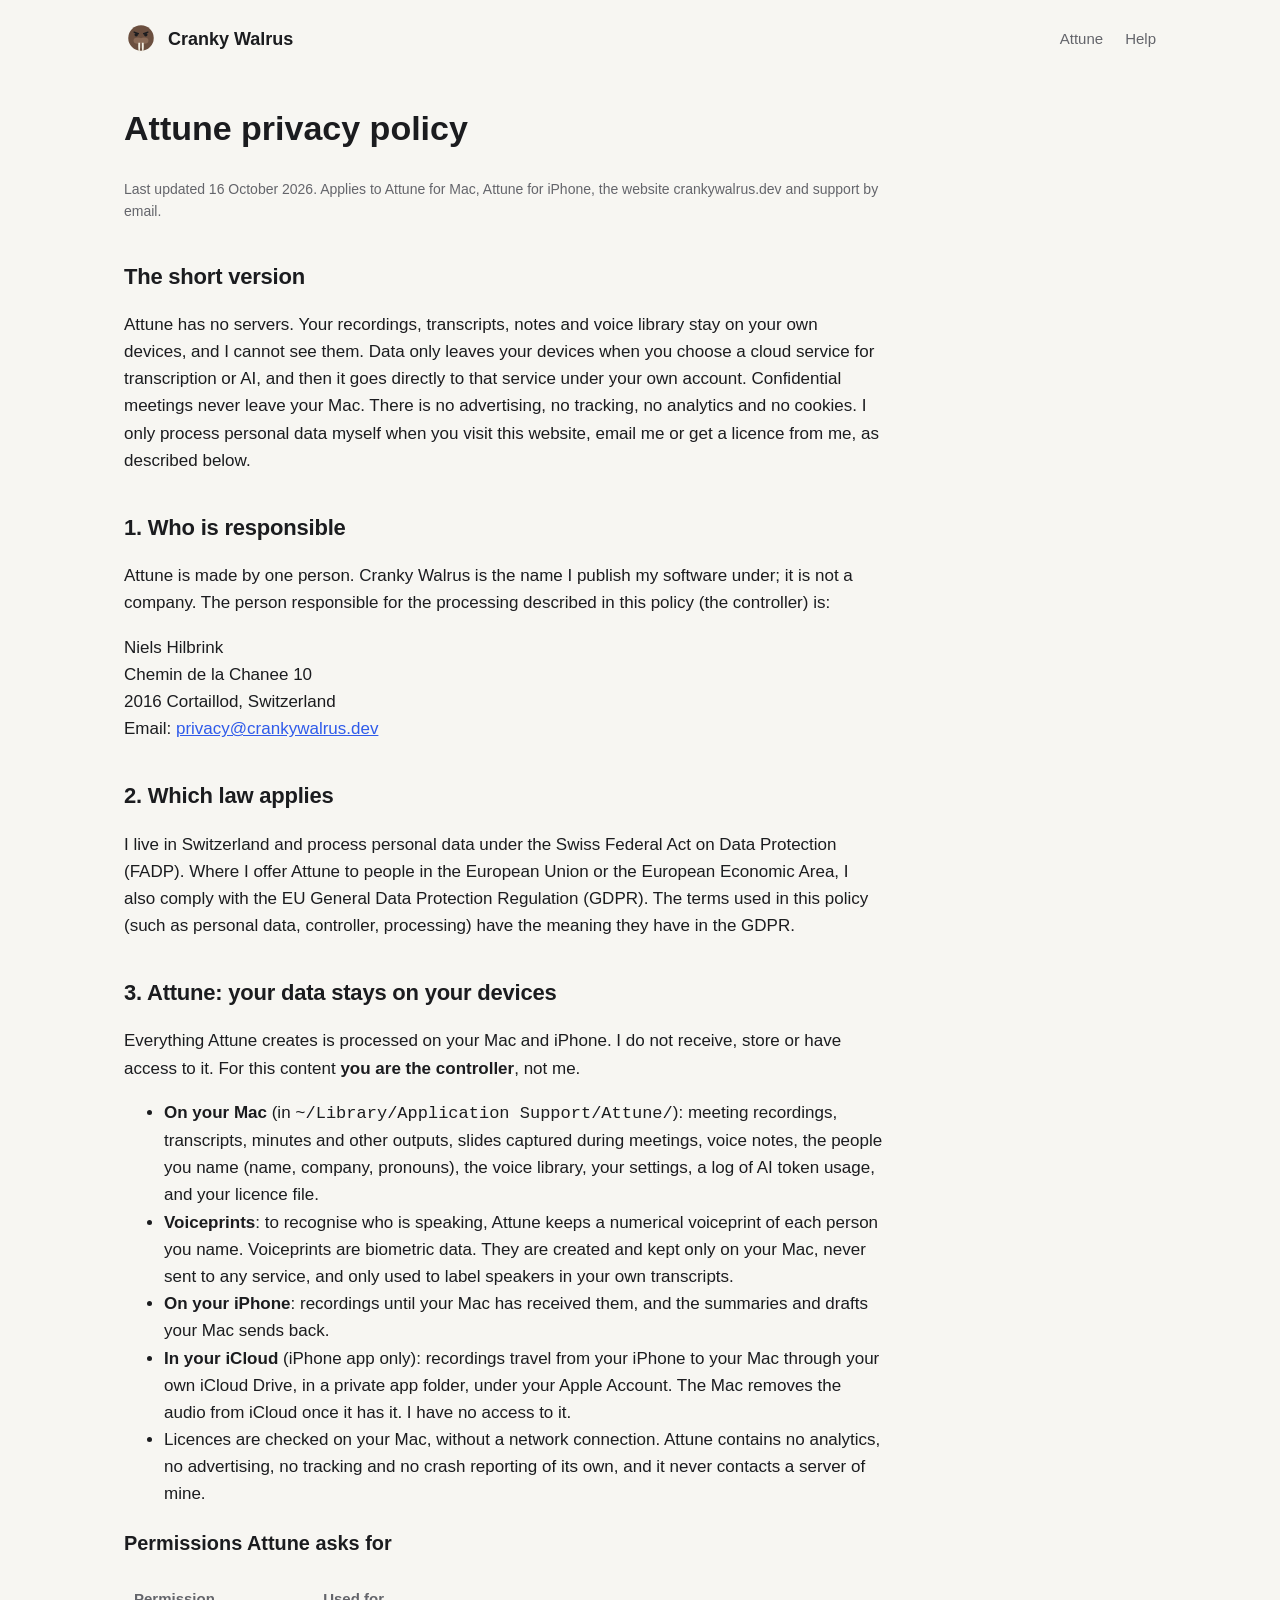
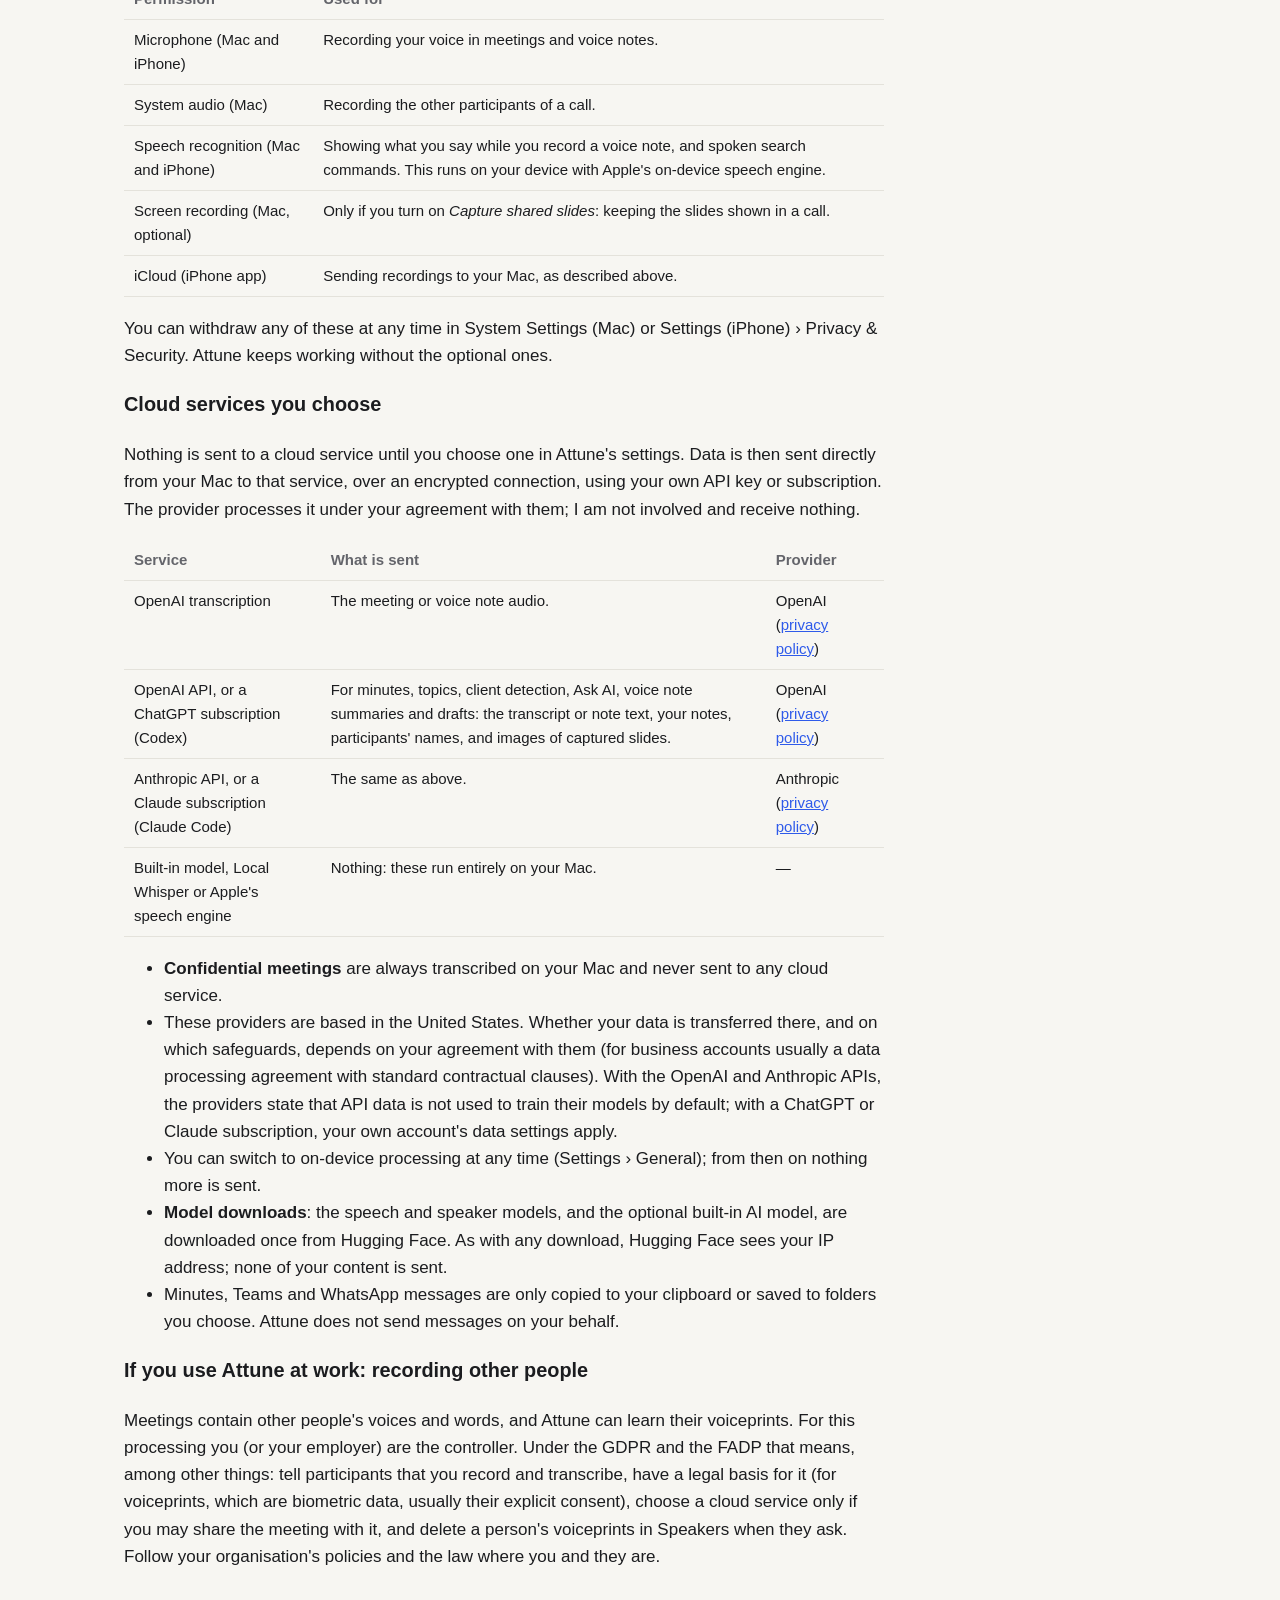
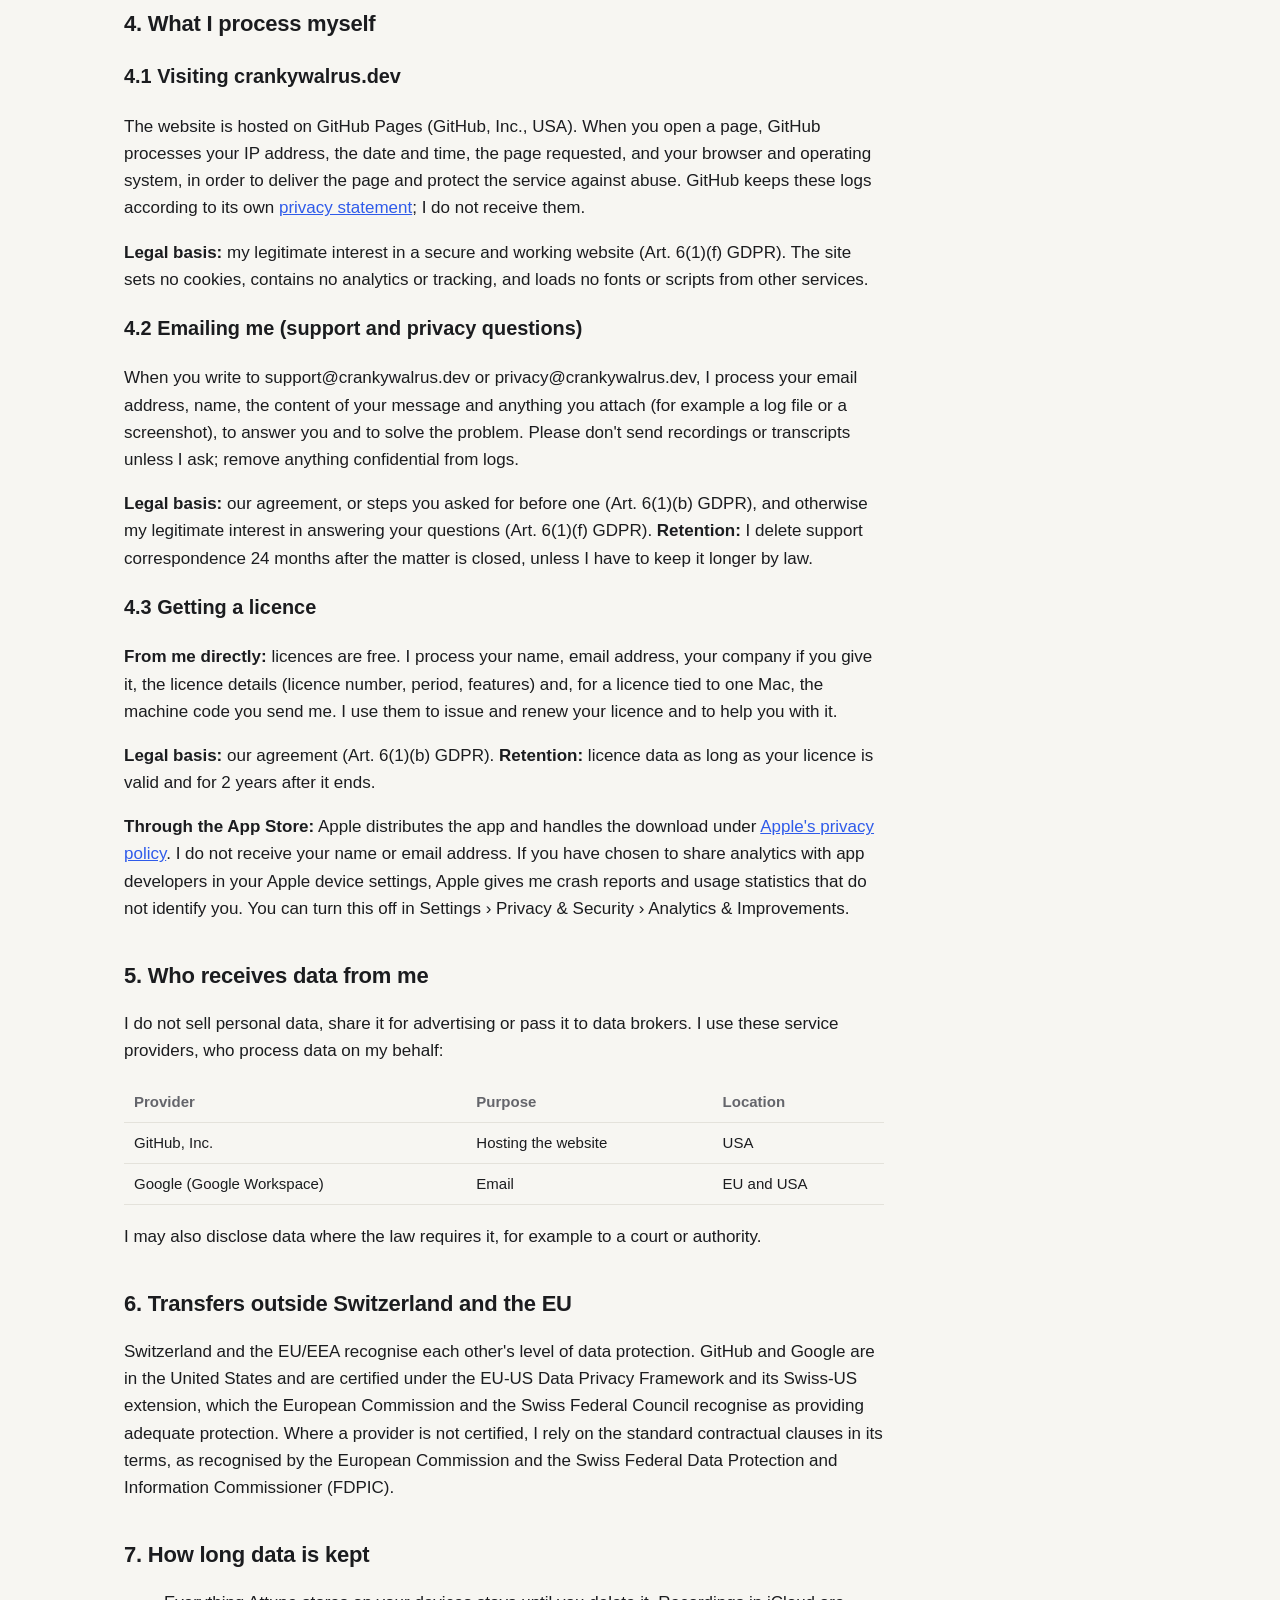
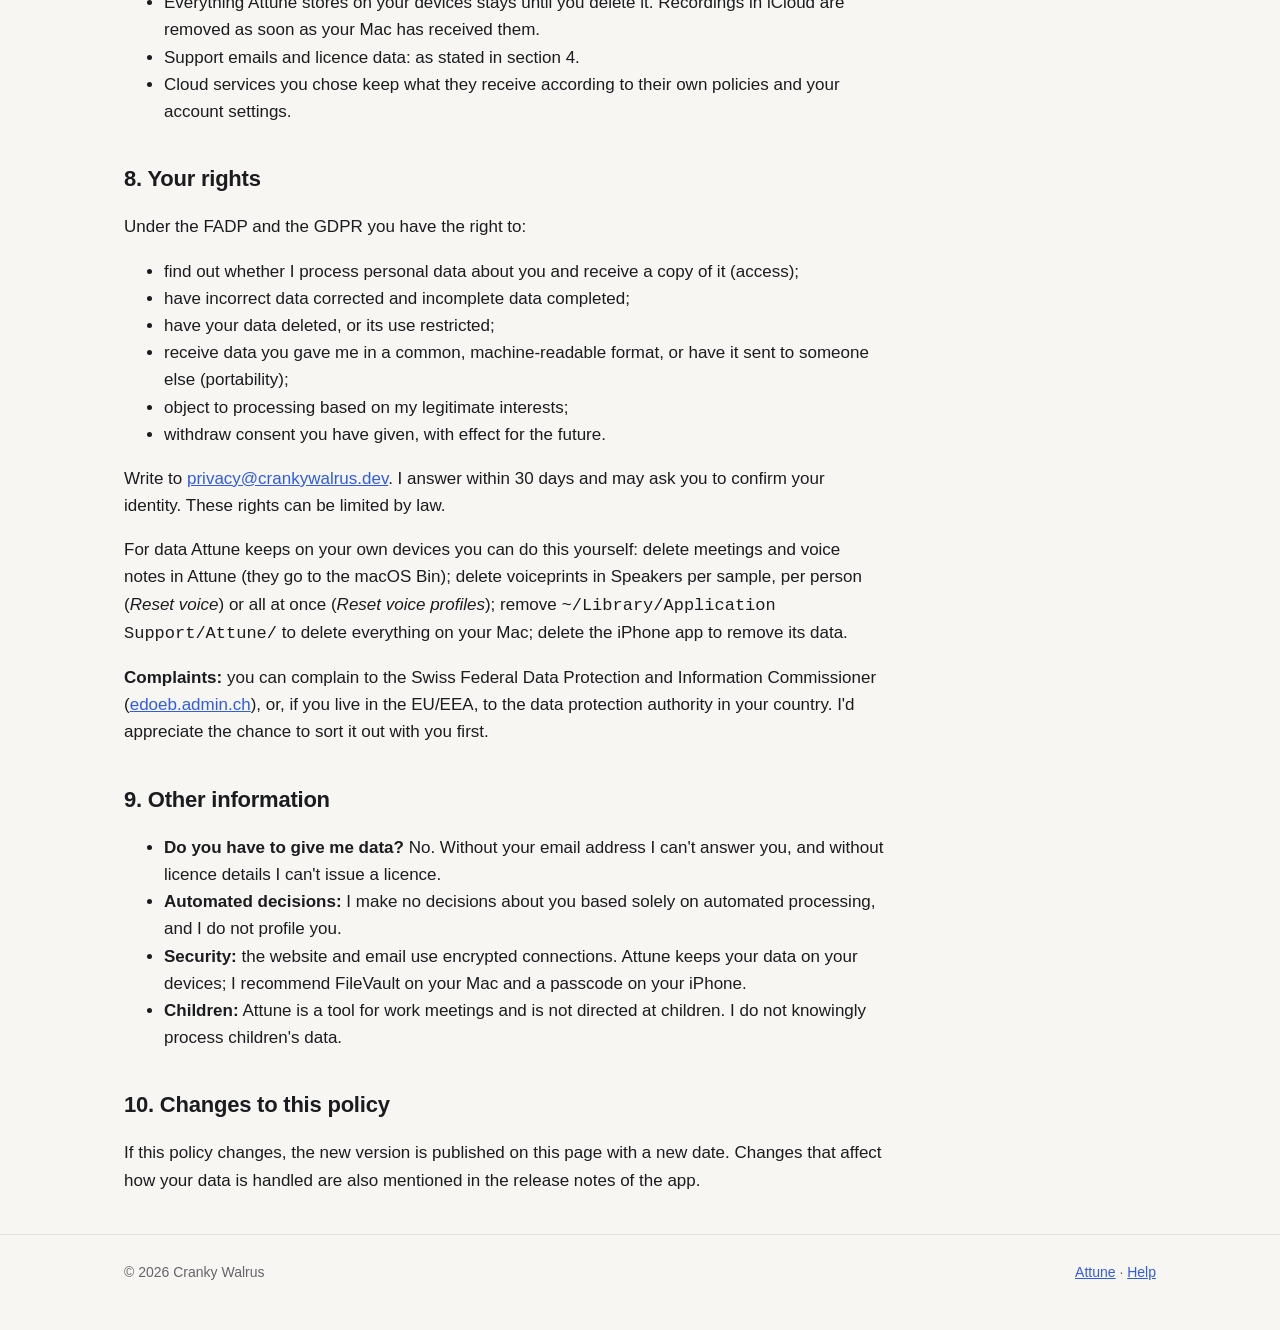
<file: attune/privacy/index.html>
<!doctype html>
<html lang="en">
<head>
<meta charset="utf-8">
<meta name="viewport" content="width=device-width, initial-scale=1">
<title>Attune privacy policy</title>
<meta name="description" content="How Attune for Mac and iPhone and crankywalrus.dev handle your data.">
<link rel="icon" href="/attune/img/icon.png">
<link rel="stylesheet" href="/style.css">
</head>
<body>
<div class="wrap">
  <header class="top">
    <a class="logo" href="/"><img src="/walrus.svg" alt="" width="34" height="34">Cranky Walrus</a>
    <nav><a href="/attune/">Attune</a><a href="/attune/help/">Help</a></nav>
  </header>
  <div class="prose">
    <h1>Attune privacy policy</h1>
    <p class="note">Last updated 16 October 2026. Applies to Attune for Mac, Attune for iPhone, the website
      crankywalrus.dev and support by email.</p>

    <h2>The short version</h2>
    <p>Attune has no servers. Your recordings, transcripts, notes and voice library stay on your own devices, and I cannot
      see them. Data only leaves your devices when you choose a cloud service for transcription or AI, and then it goes
      directly to that service under your own account. Confidential meetings never leave your Mac. There is no advertising,
      no tracking, no analytics and no cookies. I only process personal data myself when you visit this website, email me
      or get a licence from me, as described below.</p>

    <h2>1. Who is responsible</h2>
    <p>Attune is made by one person. Cranky Walrus is the name I publish my software under; it is not a company. The
      person responsible for the processing described in this policy (the controller) is:</p>
    <p>Niels Hilbrink<br><!-- scan:ignore: published on purpose (controller identity) -->
      Chemin de la Chanee 10<br>
      2016 Cortaillod, Switzerland<br>
      Email: <a href="mailto:privacy@crankywalrus.dev">privacy@crankywalrus.dev</a></p>

    <h2>2. Which law applies</h2>
    <p>I live in Switzerland and process personal data under the Swiss Federal Act on Data Protection (FADP). Where I offer
      Attune to people in the European Union or the European Economic Area, I also comply with the EU General Data
      Protection Regulation (GDPR). The terms used in this policy (such as personal data, controller, processing) have the
      meaning they have in the GDPR.</p>

    <h2>3. Attune: your data stays on your devices</h2>
    <p>Everything Attune creates is processed on your Mac and iPhone. I do not receive, store or have access to it. For this
      content <b>you are the controller</b>, not me.</p>
    <ul>
      <li><b>On your Mac</b> (in <code>~/Library/Application Support/Attune/</code>): meeting recordings, transcripts,
        minutes and other outputs, slides captured during meetings, voice notes, the people you name (name, company,
        pronouns), the voice library, your settings, a log of AI token usage, and your licence file.</li>
      <li><b>Voiceprints</b>: to recognise who is speaking, Attune keeps a numerical voiceprint of each person you name.
        Voiceprints are biometric data. They are created and kept only on your Mac, never sent to any service, and only
        used to label speakers in your own transcripts.</li>
      <li><b>On your iPhone</b>: recordings until your Mac has received them, and the summaries and drafts your Mac sends
        back.</li>
      <li><b>In your iCloud</b> (iPhone app only): recordings travel from your iPhone to your Mac through your own iCloud
        Drive, in a private app folder, under your Apple Account. The Mac removes the audio from iCloud once it has it. I
        have no access to it.</li>
      <li>Licences are checked on your Mac, without a network connection. Attune contains no analytics, no advertising, no
        tracking and no crash reporting of its own, and it never contacts a server of mine.</li>
    </ul>

    <h3>Permissions Attune asks for</h3>
    <table>
      <tr><th>Permission</th><th>Used for</th></tr>
      <tr><td>Microphone (Mac and iPhone)</td><td>Recording your voice in meetings and voice notes.</td></tr>
      <tr><td>System audio (Mac)</td><td>Recording the other participants of a call.</td></tr>
      <tr><td>Speech recognition (Mac and iPhone)</td><td>Showing what you say while you record a voice note, and spoken
        search commands. This runs on your device with Apple's on-device speech engine.</td></tr>
      <tr><td>Screen recording (Mac, optional)</td><td>Only if you turn on <i>Capture shared slides</i>: keeping the
        slides shown in a call.</td></tr>
      <tr><td>iCloud (iPhone app)</td><td>Sending recordings to your Mac, as described above.</td></tr>
    </table>
    <p>You can withdraw any of these at any time in System Settings (Mac) or Settings (iPhone) › Privacy &amp; Security.
      Attune keeps working without the optional ones.</p>

    <h3>Cloud services you choose</h3>
    <p>Nothing is sent to a cloud service until you choose one in Attune's settings. Data is then sent directly from your
      Mac to that service, over an encrypted connection, using your own API key or subscription. The provider processes it
      under your agreement with them; I am not involved and receive nothing.</p>
    <table>
      <tr><th>Service</th><th>What is sent</th><th>Provider</th></tr>
      <tr><td>OpenAI transcription</td><td>The meeting or voice note audio.</td>
        <td>OpenAI (<a href="https://openai.com/policies/privacy-policy/">privacy policy</a>)</td></tr>
      <tr><td>OpenAI API, or a ChatGPT subscription (Codex)</td><td>For minutes, topics, client detection, Ask AI, voice
        note summaries and drafts: the transcript or note text, your notes, participants' names, and images of captured
        slides.</td><td>OpenAI (<a href="https://openai.com/policies/privacy-policy/">privacy policy</a>)</td></tr>
      <tr><td>Anthropic API, or a Claude subscription (Claude Code)</td><td>The same as above.</td>
        <td>Anthropic (<a href="https://www.anthropic.com/legal/privacy">privacy policy</a>)</td></tr>
      <tr><td>Built-in model, Local Whisper or Apple's speech engine</td><td>Nothing: these run entirely on your Mac.</td>
        <td>—</td></tr>
    </table>
    <ul>
      <li><b>Confidential meetings</b> are always transcribed on your Mac and never sent to any cloud service.</li>
      <li>These providers are based in the United States. Whether your data is transferred there, and on which safeguards,
        depends on your agreement with them (for business accounts usually a data processing agreement with standard
        contractual clauses). With the OpenAI and Anthropic APIs, the providers state that API data is not used to train
        their models by default; with a ChatGPT or Claude subscription, your own account's data settings apply.</li>
      <li>You can switch to on-device processing at any time (Settings › General); from then on nothing more is sent.</li>
      <li><b>Model downloads</b>: the speech and speaker models, and the optional built-in AI model, are downloaded once
        from Hugging Face. As with any download, Hugging Face sees your IP address; none of your content is sent.</li>
      <li>Minutes, Teams and WhatsApp messages are only copied to your clipboard or saved to folders you choose. Attune
        does not send messages on your behalf.</li>
    </ul>

    <h3>If you use Attune at work: recording other people</h3>
    <p>Meetings contain other people's voices and words, and Attune can learn their voiceprints. For this processing you
      (or your employer) are the controller. Under the GDPR and the FADP that means, among other things: tell participants
      that you record and transcribe, have a legal basis for it (for voiceprints, which are biometric data, usually their
      explicit consent), choose a cloud service only if you may share the meeting with it, and delete a person's
      voiceprints in Speakers when they ask. Follow your organisation's policies and the law where you and they are.</p>

    <h2>4. What I process myself</h2>

    <h3>4.1 Visiting crankywalrus.dev</h3>
    <p>The website is hosted on GitHub Pages (GitHub, Inc., USA). When you open a page, GitHub processes your IP address,
      the date and time, the page requested, and your browser and operating system, in order to deliver the page and protect
      the service against abuse. GitHub keeps these logs according to its own
      <a href="https://docs.github.com/en/site-policy/privacy-policies/github-general-privacy-statement">privacy statement</a>;
      I do not receive them.</p>
    <p><b>Legal basis:</b> my legitimate interest in a secure and working website (Art. 6(1)(f) GDPR). The site sets no
      cookies, contains no analytics or tracking, and loads no fonts or scripts from other services.</p>

    <h3>4.2 Emailing me (support and privacy questions)</h3>
    <p>When you write to support@crankywalrus.dev or privacy@crankywalrus.dev, I process your email address, name, the
      content of your message and anything you attach (for example a log file or a screenshot), to answer you and to solve
      the problem. Please don't send recordings or transcripts unless I ask; remove anything confidential from logs.</p>
    <p><b>Legal basis:</b> our agreement, or steps you asked for before one (Art. 6(1)(b) GDPR), and otherwise my legitimate
      interest in answering your questions (Art. 6(1)(f) GDPR). <b>Retention:</b> I delete support correspondence
      24 months after the matter is closed, unless I have to keep it longer by law.</p>

    <h3>4.3 Getting a licence</h3>
    <p><b>From me directly:</b> licences are free. I process your name, email address, your company if you give it, the licence details
      (licence number, period, features) and, for a licence tied to one Mac, the machine code you send me. I use them to
      issue and renew your licence and to help you with it.</p>
    <p><b>Legal basis:</b> our agreement (Art. 6(1)(b) GDPR). <b>Retention:</b> licence data as long as your licence is valid
      and for 2 years after it ends.</p>
    <p><b>Through the App Store:</b> Apple distributes the app and handles the download under
      <a href="https://www.apple.com/legal/privacy/">Apple's privacy policy</a>. I do not receive your name or email address. If you have chosen to share analytics with app developers in your Apple device settings, Apple
      gives me crash reports and usage statistics that do not identify you. You can turn this off in Settings › Privacy
      &amp; Security › Analytics &amp; Improvements.</p>

    <h2>5. Who receives data from me</h2>
    <p>I do not sell personal data, share it for advertising or pass it to data brokers. I use these service providers,
      who process data on my behalf:</p>
    <table>
      <tr><th>Provider</th><th>Purpose</th><th>Location</th></tr>
      <tr><td>GitHub, Inc.</td><td>Hosting the website</td><td>USA</td></tr>
      <tr><td>Google (Google Workspace)</td><td>Email</td><td>EU and USA</td></tr>
    </table>
    <p>I may also disclose data where the law requires it, for example to a court or authority.</p>

    <h2>6. Transfers outside Switzerland and the EU</h2>
    <p>Switzerland and the EU/EEA recognise each other's level of data protection. GitHub and Google are in the United
      States and are certified under the EU-US Data Privacy Framework and its Swiss-US extension, which the European
      Commission and the Swiss Federal Council recognise as providing adequate protection. Where a provider is not
      certified, I rely on the standard contractual clauses in its terms, as recognised by the European Commission and the
      Swiss Federal Data Protection and Information Commissioner (FDPIC).</p>

    <h2>7. How long data is kept</h2>
    <ul>
      <li>Everything Attune stores on your devices stays until you delete it. Recordings in iCloud are removed as soon as
        your Mac has received them.</li>
      <li>Support emails and licence data: as stated in section 4.</li>
      <li>Cloud services you chose keep what they receive according to their own policies and your account settings.</li>
    </ul>

    <h2>8. Your rights</h2>
    <p>Under the FADP and the GDPR you have the right to:</p>
    <ul>
      <li>find out whether I process personal data about you and receive a copy of it (access);</li>
      <li>have incorrect data corrected and incomplete data completed;</li>
      <li>have your data deleted, or its use restricted;</li>
      <li>receive data you gave me in a common, machine-readable format, or have it sent to someone else (portability);</li>
      <li>object to processing based on my legitimate interests;</li>
      <li>withdraw consent you have given, with effect for the future.</li>
    </ul>
    <p>Write to <a href="mailto:privacy@crankywalrus.dev">privacy@crankywalrus.dev</a>. I answer within 30 days and may ask
      you to confirm your identity. These rights can be limited by law.</p>
    <p>For data Attune keeps on your own devices you can do this yourself: delete meetings and voice notes in Attune (they
      go to the macOS Bin); delete voiceprints in Speakers per sample, per person (<i>Reset voice</i>) or all at once
      (<i>Reset voice profiles</i>); remove <code>~/Library/Application Support/Attune/</code> to delete everything on your
      Mac; delete the iPhone app to remove its data.</p>
    <p><b>Complaints:</b> you can complain to the Swiss Federal Data Protection and Information Commissioner
      (<a href="https://www.edoeb.admin.ch">edoeb.admin.ch</a>), or, if you live in the EU/EEA, to the data protection
      authority in your country. I'd appreciate the chance to sort it out with you first.</p>

    <h2>9. Other information</h2>
    <ul>
      <li><b>Do you have to give me data?</b> No. Without your email address I can't answer you, and without licence
        details I can't issue a licence.</li>
      <li><b>Automated decisions:</b> I make no decisions about you based solely on automated processing, and I do not
        profile you.</li>
      <li><b>Security:</b> the website and email use encrypted connections. Attune keeps your data on your devices; I
        recommend FileVault on your Mac and a passcode on your iPhone.</li>
      <li><b>Children:</b> Attune is a tool for work meetings and is not directed at children. I do not knowingly process
        children's data.</li>
    </ul>

    <h2>10. Changes to this policy</h2>
    <p>If this policy changes, the new version is published on this page with a new date. Changes that affect how your
      data is handled are also mentioned in the release notes of the app.</p>
  </div>
</div>
<footer><div class="wrap"><span>© 2026 Cranky Walrus</span><span><a href="/attune/">Attune</a> · <a href="/attune/help/">Help</a></span></div></footer>
</body>
</html>
</file>
<file: style.css>
:root {
  --bg: #f7f6f2; --panel: #ffffff; --ink: #1b1c1f; --muted: #64656b; --line: #e4e2db; --accent: #2f5bea;
  --tusk: #f3efe3; --walrus: #6b4f3f; --shadow: 0 10px 40px rgba(20, 20, 30, .08);
}
@media (prefers-color-scheme: dark) {
  :root { --bg: #131416; --panel: #1c1d20; --ink: #ececef; --muted: #9b9ca3; --line: #2e2f34; --accent: #7c97ff;
    --tusk: #f3efe3; --walrus: #a07a62; --shadow: none; }
}
* { box-sizing: border-box; }
html { scroll-behavior: smooth; }
body { margin: 0; background: var(--bg); color: var(--ink); font: 17px/1.6 -apple-system, BlinkMacSystemFont, "Inter", "Helvetica Neue", sans-serif; }
a { color: var(--accent); }
.wrap { max-width: 1080px; margin: 0 auto; padding: 0 24px; }
header.top { display: flex; align-items: center; justify-content: space-between; padding: 22px 0; }
.logo { display: flex; align-items: center; gap: 10px; font-weight: 700; font-size: 18px; color: var(--ink); text-decoration: none; }
.logo svg { width: 34px; height: 34px; }
header.top nav a { margin-left: 22px; color: var(--muted); text-decoration: none; font-size: 15px; }
header.top nav a:hover { color: var(--ink); }
.hero { padding: 72px 0 56px; }
.hero h1 { font-size: clamp(36px, 6vw, 60px); line-height: 1.05; margin: 0 0 18px; letter-spacing: -.02em; }
.hero p { font-size: 20px; color: var(--muted); max-width: 640px; margin: 0 0 28px; }
.btns { display: flex; gap: 12px; flex-wrap: wrap; }
.btn { display: inline-block; padding: 11px 20px; border-radius: 10px; text-decoration: none; font-weight: 600; font-size: 16px;
  border: 1px solid var(--line); color: var(--ink); background: var(--panel); }
.btn.primary { background: var(--accent); border-color: var(--accent); color: #fff; }
.btn.soon { opacity: .55; pointer-events: none; }
section { padding: 48px 0; }
h2 { font-size: 30px; margin: 0 0 14px; letter-spacing: -.01em; }
.lead { color: var(--muted); max-width: 680px; margin: 0 0 28px; }
.grid { display: grid; grid-template-columns: repeat(auto-fit, minmax(260px, 1fr)); gap: 16px; }
.card { background: var(--panel); border: 1px solid var(--line); border-radius: 14px; padding: 20px 22px; }
.card h3 { margin: 0 0 6px; font-size: 18px; }
.card p { margin: 0; color: var(--muted); font-size: 15px; }
.shot { margin: 28px 0 8px; }
.shot img { display: block; width: 100%; border-radius: 14px; border: 1px solid var(--line); box-shadow: var(--shadow); }
.shot figcaption { color: var(--muted); font-size: 14px; margin-top: 10px; }
.split { display: grid; grid-template-columns: 1fr 1.25fr; gap: 36px; align-items: center; }
.split.rev { grid-template-columns: 1.25fr 1fr; }
.split.rev > :first-child { order: 2; }
.split ul { padding-left: 20px; color: var(--muted); } .split li { margin: 6px 0; }
.app-card { display: flex; gap: 22px; align-items: center; background: var(--panel); border: 1px solid var(--line);
  border-radius: 18px; padding: 24px; text-decoration: none; color: var(--ink); box-shadow: var(--shadow); }
.app-card:hover { border-color: var(--accent); }
.app-card img { width: 84px; height: 84px; border-radius: 20px; flex: none; }
.app-card h3 { margin: 0 0 4px; font-size: 22px; } .app-card p { margin: 0; color: var(--muted); }
.note { font-size: 14px; color: var(--muted); }
footer { border-top: 1px solid var(--line); margin-top: 40px; padding: 26px 0 50px; color: var(--muted); font-size: 14px; }
footer .wrap { display: flex; justify-content: space-between; gap: 16px; flex-wrap: wrap; }
.prose { max-width: 760px; }
.prose h2 { font-size: 22px; margin-top: 36px; }
.prose table { width: 100%; border-collapse: collapse; font-size: 15px; margin: 12px 0 18px; }
.prose th, .prose td { text-align: left; vertical-align: top; padding: 8px 10px; border-bottom: 1px solid var(--line); }
.prose th { color: var(--muted); font-weight: 600; }
@media (max-width: 760px) {
  .split, .split.rev { grid-template-columns: 1fr; } .split.rev > :first-child { order: 0; }
  header.top nav a { margin-left: 14px; } .hero { padding: 40px 0 28px; }
}
</file>
